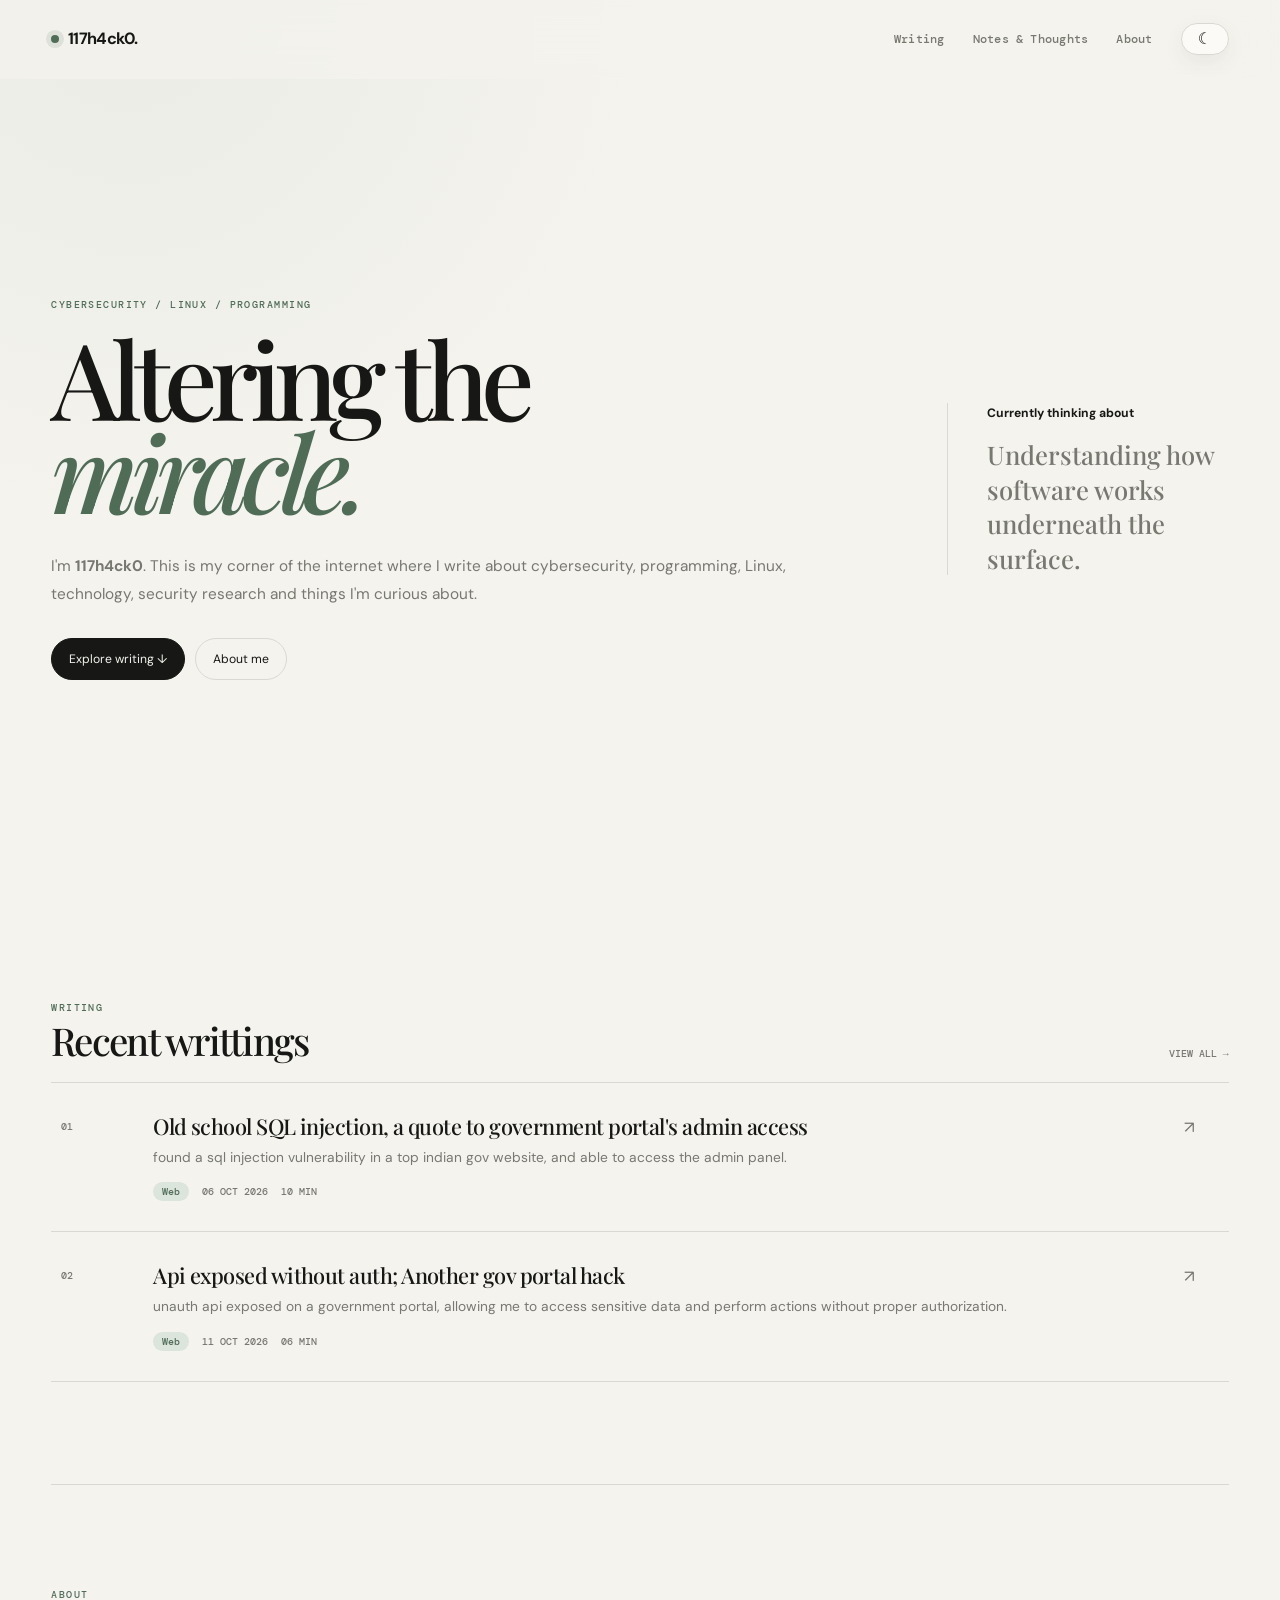
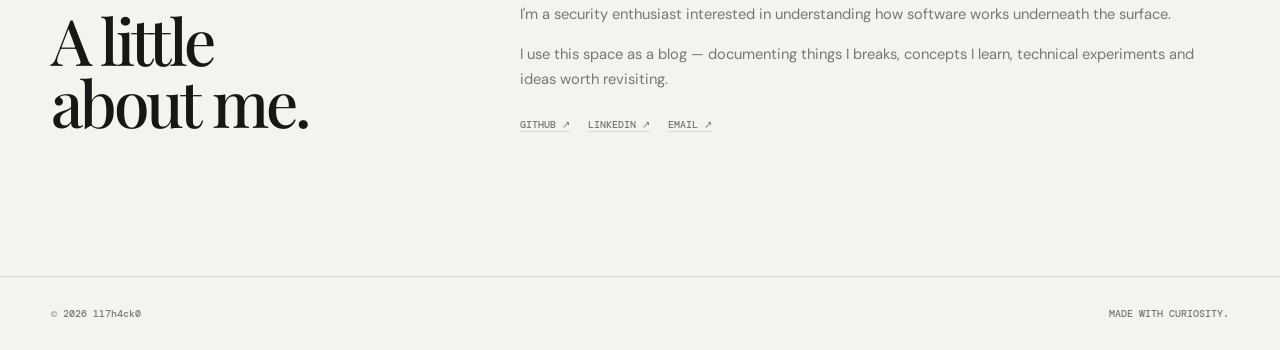
<file: index.html>
<!doctype html>
<html lang="en">
  <head>
    <meta charset="utf-8" />
    <meta name="viewport" content="width=device-width, initial-scale=1" />
    <meta
      name="description"
      content="LitHack — cybersecurity, Linux, programming and security research notes."
    />
    <title>LitHack — Cybersecurity Notes</title>
    <link rel="preconnect" href="https://fonts.googleapis.com" />
    <link rel="preconnect" href="https://fonts.gstatic.com" crossorigin />
    <link
      href="https://fonts.googleapis.com/css2?family=DM+Mono:wght@400;500&family=DM+Sans:wght@400;500;600;700&family=Playfair+Display:ital,wght@0,500;0,600;1,500;1,600&display=swap"
      rel="stylesheet"
    />
    <link rel="stylesheet" href="assets/css/style.css" />
    <link rel="icon" href="favicon.svg" type="image/svg+xml" />
  </head>

  <body>
    <div class="progress" id="progress"></div>

    <header id="header">
      <div class="wrap">
        <nav>
          <a class="logo" href="index.html"
            ><span class="dot"></span>117h4ck0.</a
          >
          <div class="links">
            <a href="blogs/index.html">Writing</a>
            <a href="notes/index.html">Notes & Thoughts</a>
            <a href="#about">About</a>
            <button
              class="theme"
              id="theme"
              aria-label="Switch to dark mode"
              title="Switch to dark mode"
            >
              <span class="theme-icon moon">☾</span>
              <span class="theme-icon sun">☼</span>
            </button>
          </div>
        </nav>
      </div>
    </header>

    <main>
      <div class="wrap">
        <section class="hero">
          <div>
            <div class="kicker">Cybersecurity / Linux / Programming</div>
            <h1>Altering the<br /><em>miracle.</em></h1>
            <p>
              I'm <strong>117h4ck0</strong>. This is my corner of the internet
              where I write about cybersecurity, programming, Linux, technology,
              security research and things I'm curious about.
            </p>

            <div class="pills">
              <a class="pill primary" href="blogs/index.html"
                >Explore writing ↓</a
              >
              <a class="pill" href="#about">About me</a>
            </div>
          </div>

          <aside class="note">
            <strong>Currently thinking about</strong>
            <p>Understanding how software works underneath the surface.</p>
          </aside>
        </section>

        <section id="writing">
          <div class="head">
            <div>
              <div class="label">Writing</div>
              <h2 class="title">Recent writtings</h2>
            </div>
            <a class="count link-count" href="blogs/index.html">VIEW ALL →</a>
          </div>

          <div class="post-list">
            <article class="post">
              <span class="num">01</span>
              <div>
                <h3>
                  <a href="blogs/sql_gov.html"
                    >Old school SQL injection, a quote to government portal's
                    admin access</a
                  >
                </h3>
                <p class="desc">
                  found a sql injection vulnerability in a top indian gov
                  website, and able to access the admin panel.
                </p>
                <div class="meta">
                  <span class="tag">Web</span><span>06 OCT 2026</span
                  ><span>10 MIN</span>
                </div>
              </div>
              <span class="arrow">↗</span>
            </article>
          </div>
          <div class="post-list">
            <article class="post">
              <span class="num">02</span>
              <div>
                <h3>
                  <a href="blogs/api.html"
                    >Api exposed without auth; Another gov portal hack</a
                  >
                </h3>
                <p class="desc">
                  unauth api exposed on a government portal, allowing me to access sensitive data and perform actions without proper authorization.
                </p>
                <div class="meta">
                  <span class="tag">Web</span><span>11 OCT 2026</span
                  ><span>06 MIN</span>
                </div>
              </div>
              <span class="arrow">↗</span>
            </article>
          </div>
        </section>

        <section class="about" id="about">
          <div>
            <div class="label">About</div>
            <h2>A little<br />about me.</h2>
          </div>

          <div>
            <p>
              I'm a security enthusiast interested in understanding how software
              works underneath the surface.
            </p>
            <p>
              I use this space as a blog — documenting things I breaks, concepts
              I learn, technical experiments and ideas worth revisiting.
            </p>

            <div class="socials">
              <a
                href="https://github.com/lithack0"
                target="_blank"
                rel="noopener"
                >GITHUB ↗</a
              >
              <a
                href="https://www.linkedin.com/in/vikas-verma-64153920b/"
                target="_blank"
                rel="noopener"
                >LINKEDIN ↗</a
              >
              <a href="mailto:lithack0@gmail.com">EMAIL ↗</a>
            </div>
          </div>
        </section>
      </div>
    </main>

    <footer>
      <div class="wrap foot">
        <span>© 2026 117h4ck0</span>
        <span>MADE WITH CURIOSITY.</span>
      </div>
    </footer>

    <script src="assets/js/main.js"></script>
  </body>
</html>
</file>
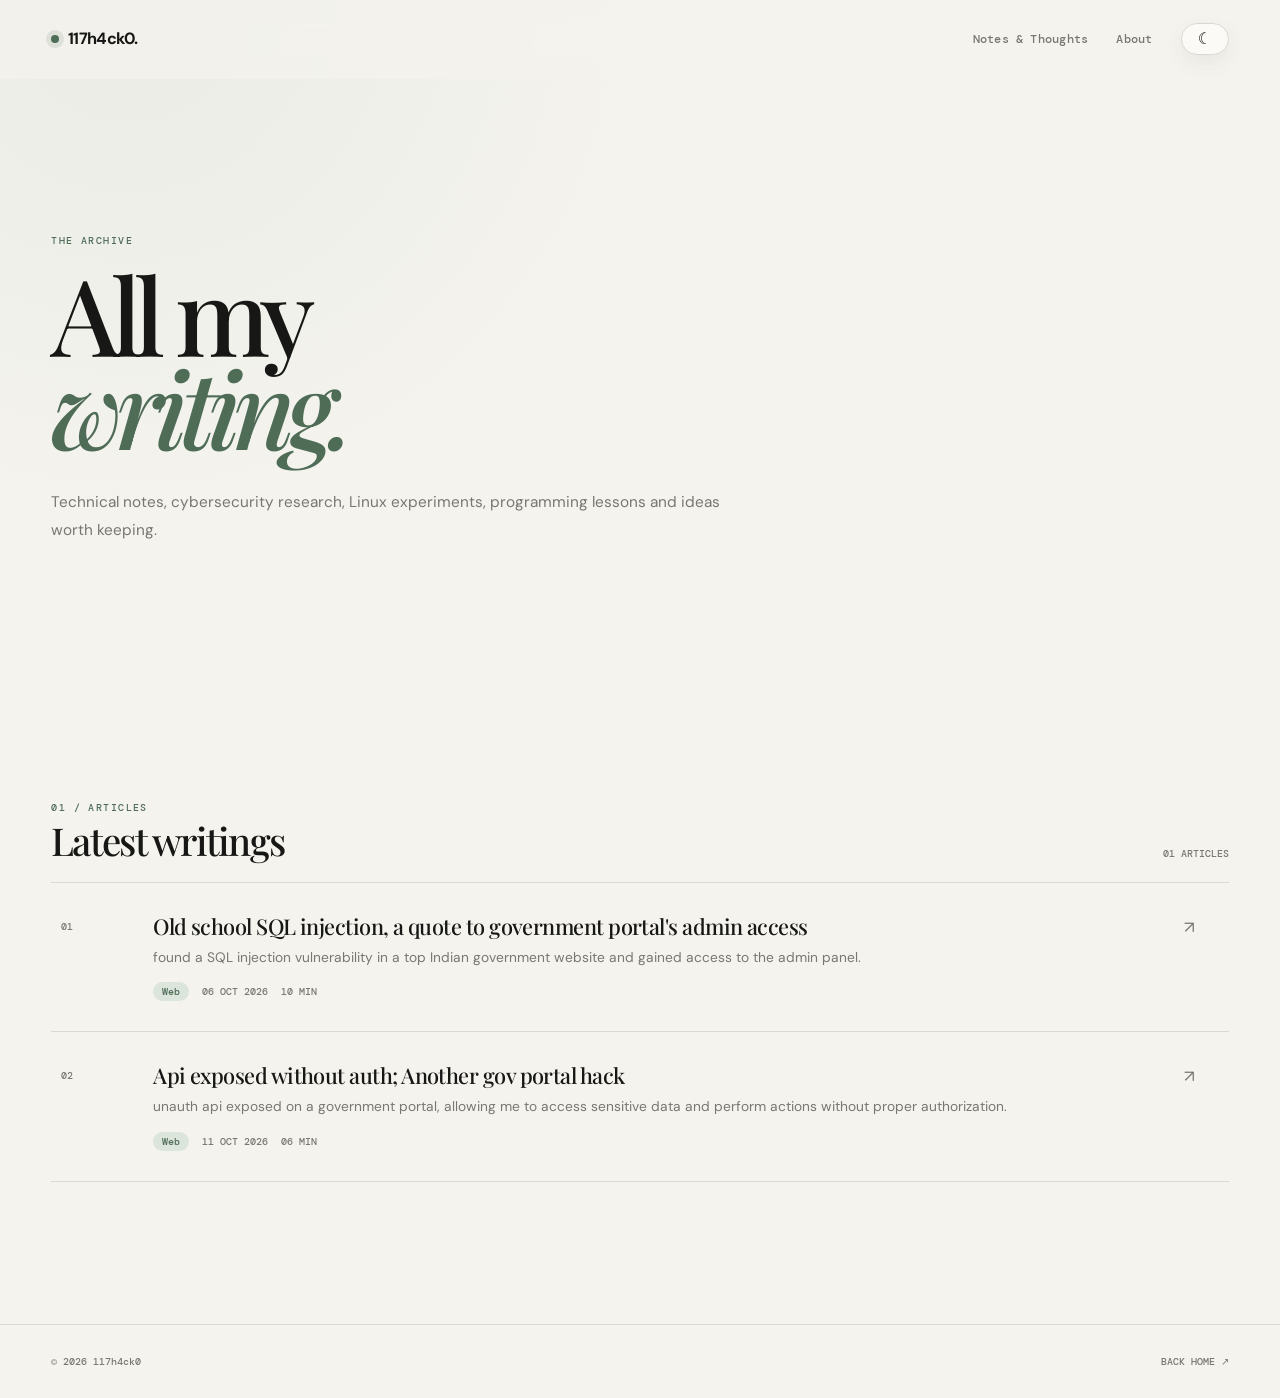
<file: blogs/index.html>
<!doctype html>
<html lang="en">
  <head>
    <meta charset="utf-8" />
    <meta name="viewport" content="width=device-width, initial-scale=1" />
    <meta
      name="description"
      content="All 117h4ck0 articles covering cybersecurity, Linux, programming and security research."
    />
    <title>Writing — 117h4ck0</title>
    <link rel="preconnect" href="https://fonts.googleapis.com" />
    <link rel="preconnect" href="https://fonts.gstatic.com" crossorigin />
    <link
      href="https://fonts.googleapis.com/css2?family=DM+Mono:wght@400;500&family=DM+Sans:wght@400;500;600;700&family=Playfair+Display:ital,wght@0,500;0,600;1,500;1,600&display=swap"
      rel="stylesheet"
    />
    <link rel="stylesheet" href="../assets/css/style.css" />
    <link rel="icon" href="../favicon.svg" type="image/svg+xml" />
  </head>

  <body>
    <div class="progress" id="progress"></div>

    <header id="header">
      <div class="wrap">
        <nav>
          <a class="logo" href="../index.html"
            ><span class="dot"></span>117h4ck0.</a
          >
          <div class="links">
            <a href="../notes/index.html">Notes & Thoughts</a>
            <a href="../index.html#about">About</a>
            <button
              class="theme"
              id="theme"
              aria-label="Switch to dark mode"
              title="Switch to dark mode"
            >
              <span class="theme-icon moon">☾</span>
              <span class="theme-icon sun">☼</span>
            </button>
          </div>
        </nav>
      </div>
    </header>

    <main>
      <div class="wrap">
        <section class="hero listing-hero">
          <div>
            <div class="kicker">The archive</div>
            <h1>All my<br /><em>writing.</em></h1>
            <p>
              Technical notes, cybersecurity research, Linux experiments,
              programming lessons and ideas worth keeping.
            </p>
          </div>
        </section>

        <section>
          <div class="head">
            <div>
              <div class="label">01 / Articles</div>
              <h2 class="title">Latest writings</h2>
            </div>
            <span class="count">01 ARTICLES</span>
          </div>

          <div class="post-list">
            <article class="post">
              <span class="num">01</span>
              <div>
                <h3>
                  <a href="sql_gov.html"
                    >Old school SQL injection, a quote to government portal's
                    admin access</a
                  >
                </h3>
                <p class="desc">
                  found a SQL injection vulnerability in a top Indian government
                  website and gained access to the admin panel.
                </p>
                <div class="meta">
                  <span class="tag">Web</span><span>06 OCT 2026</span
                  ><span>10 MIN</span>
                </div>
              </div>
              <span class="arrow">↗</span>
            </article>
          </div>
          <div class="post-list">
            <article class="post">
              <span class="num">02</span>
              <div>
                <h3>
                  <a href="api.html"
                    >Api exposed without auth; Another gov portal hack</a
                  >
                </h3>
                <p class="desc">
                  unauth api exposed on a government portal, allowing me to
                  access sensitive data and perform actions without proper
                  authorization.
                </p>
                <div class="meta">
                  <span class="tag">Web</span><span>11 OCT 2026</span
                  ><span>06 MIN</span>
                </div>
              </div>
              <span class="arrow">↗</span>
            </article>
          </div>
        </section>
      </div>
    </main>

    <footer>
      <div class="wrap foot">
        <span>© 2026 117h4ck0</span>
        <span><a href="../index.html">BACK HOME ↗</a></span>
      </div>
    </footer>

    <script src="../assets/js/main.js"></script>
  </body>
</html>
</file>
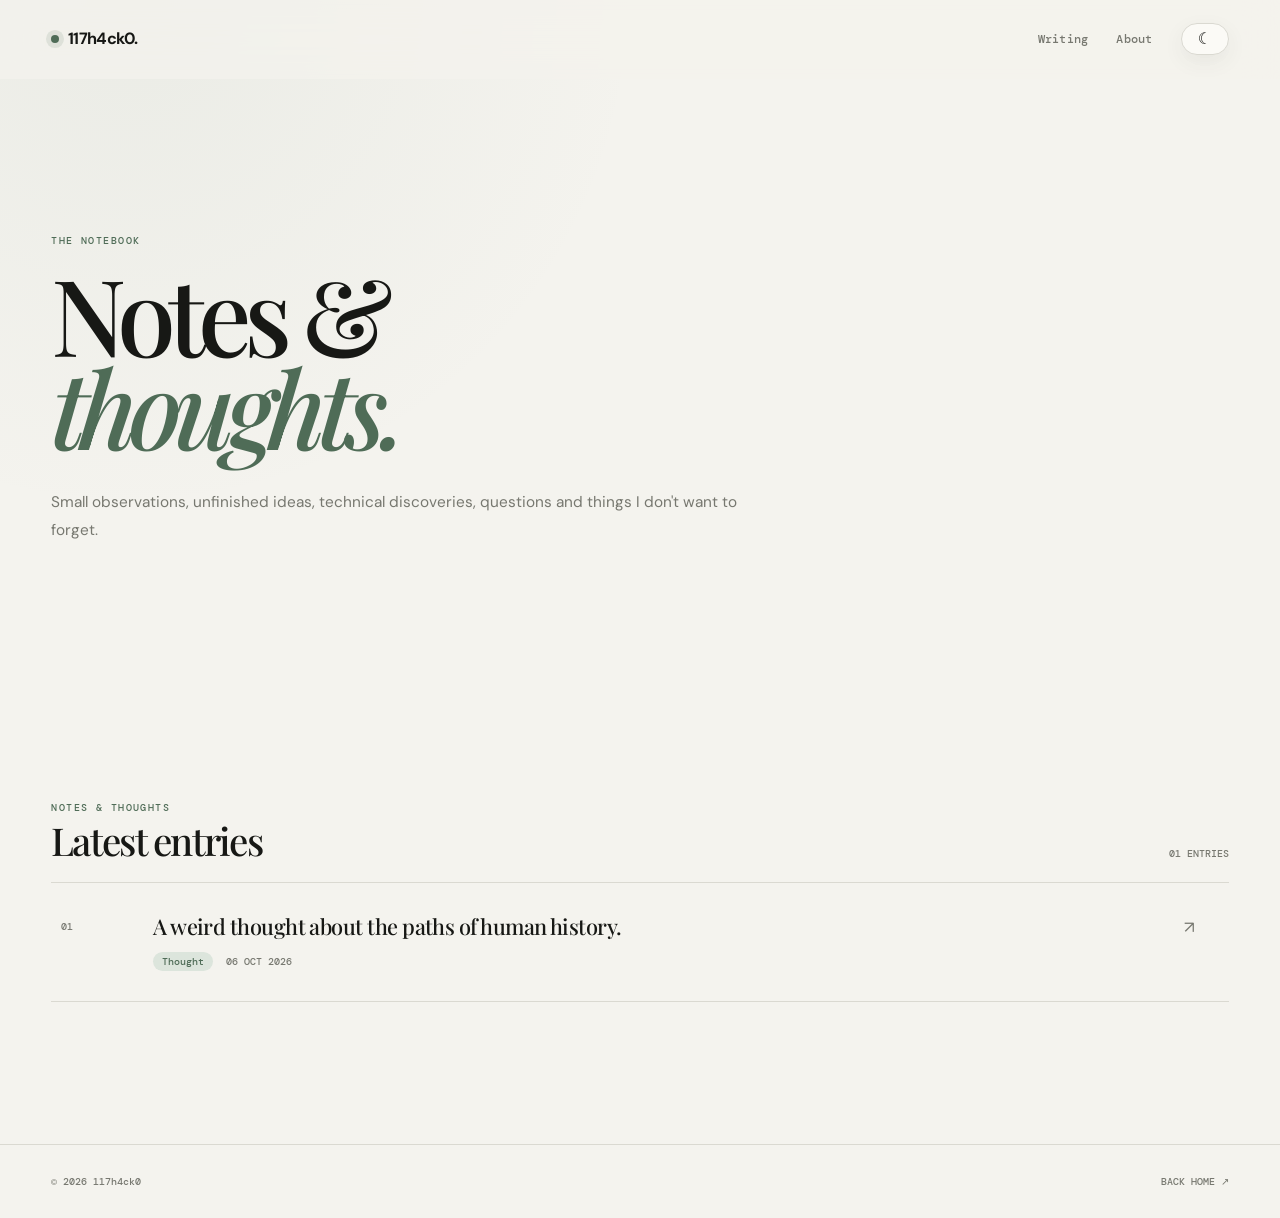
<file: notes/index.html>
<!doctype html>
<html lang="en">
  <head>
    <meta charset="utf-8" />
    <meta name="viewport" content="width=device-width, initial-scale=1" />

    <meta
      name="description"
      content="117h4ck0 — notes and thoughts about cybersecurity, Linux, programming, technology and ideas."
    />

    <title>Notes & Thoughts — 117h4ck0</title>

    <link rel="preconnect" href="https://fonts.googleapis.com" />
    <link rel="preconnect" href="https://fonts.gstatic.com" crossorigin />

    <link
      href="https://fonts.googleapis.com/css2?family=DM+Mono:wght@400;500&family=DM+Sans:wght@400;500;600;700&family=Playfair+Display:ital,wght@0,500;0,600;1,500;1,600&display=swap"
      rel="stylesheet"
    />

    <link rel="stylesheet" href="../assets/css/style.css" />
    <link rel="icon" href="../favicon.svg" type="image/svg+xml" />
  </head>

  <body>
    <div class="progress" id="progress"></div>

    <header id="header">
      <div class="wrap">
        <nav>
          <a class="logo" href="../index.html">
            <span class="dot"></span>117h4ck0.
          </a>

          <div class="links">
            <a href="../blogs/index.html"> Writing </a>

           

            <a href="../index.html#about"> About </a>

            <button
              class="theme"
              id="theme"
              aria-label="Switch to dark mode"
              title="Switch to dark mode"
            >
              <span class="theme-icon moon">☾</span>
              <span class="theme-icon sun">☼</span>
            </button>
          </div>
        </nav>
      </div>
    </header>

    <main>
      <div class="wrap">
        <!-- HERO -->

        <section class="hero listing-hero">
          <div>
            <div class="kicker">The notebook</div>

            <h1>
              Notes &<br />
              <em>thoughts.</em>
            </h1>

            <p>
              Small observations, unfinished ideas, technical discoveries,
              questions and things I don't want to forget.
            </p>
          </div>
        </section>

        <!-- NOTES & THOUGHTS -->

        <section>
          <div class="head">
            <div>
              <div class="label"> Notes & Thoughts</div>

              <h2 class="title">Latest entries</h2>
            </div>

            <span class="count"> 01 ENTRIES </span>
          </div>

          <div class="post-list">
            <!-- ENTRY 01 -->

            <article class="post">
              <span class="num"> 01 </span>

              <div>
                <h3>
                  <a href="random.html">
                    A weird thought about the paths of human history.
                  </a>
                </h3>

                

                <div class="meta">
                  <span class="tag"> Thought </span>

                  <span> 06 OCT 2026 </span>
                </div>
              </div>

              <span class="arrow"> ↗ </span>
            </article>

            

           
          </div>
        </section>
      </div>
    </main>

    <footer>
      <div class="wrap foot">
        <span> © 2026 117h4ck0 </span>

        <span>
          <a href="../index.html"> BACK HOME ↗ </a>
        </span>
      </div>
    </footer>

    <script src="../assets/js/main.js"></script>
  </body>
</html>
</file>
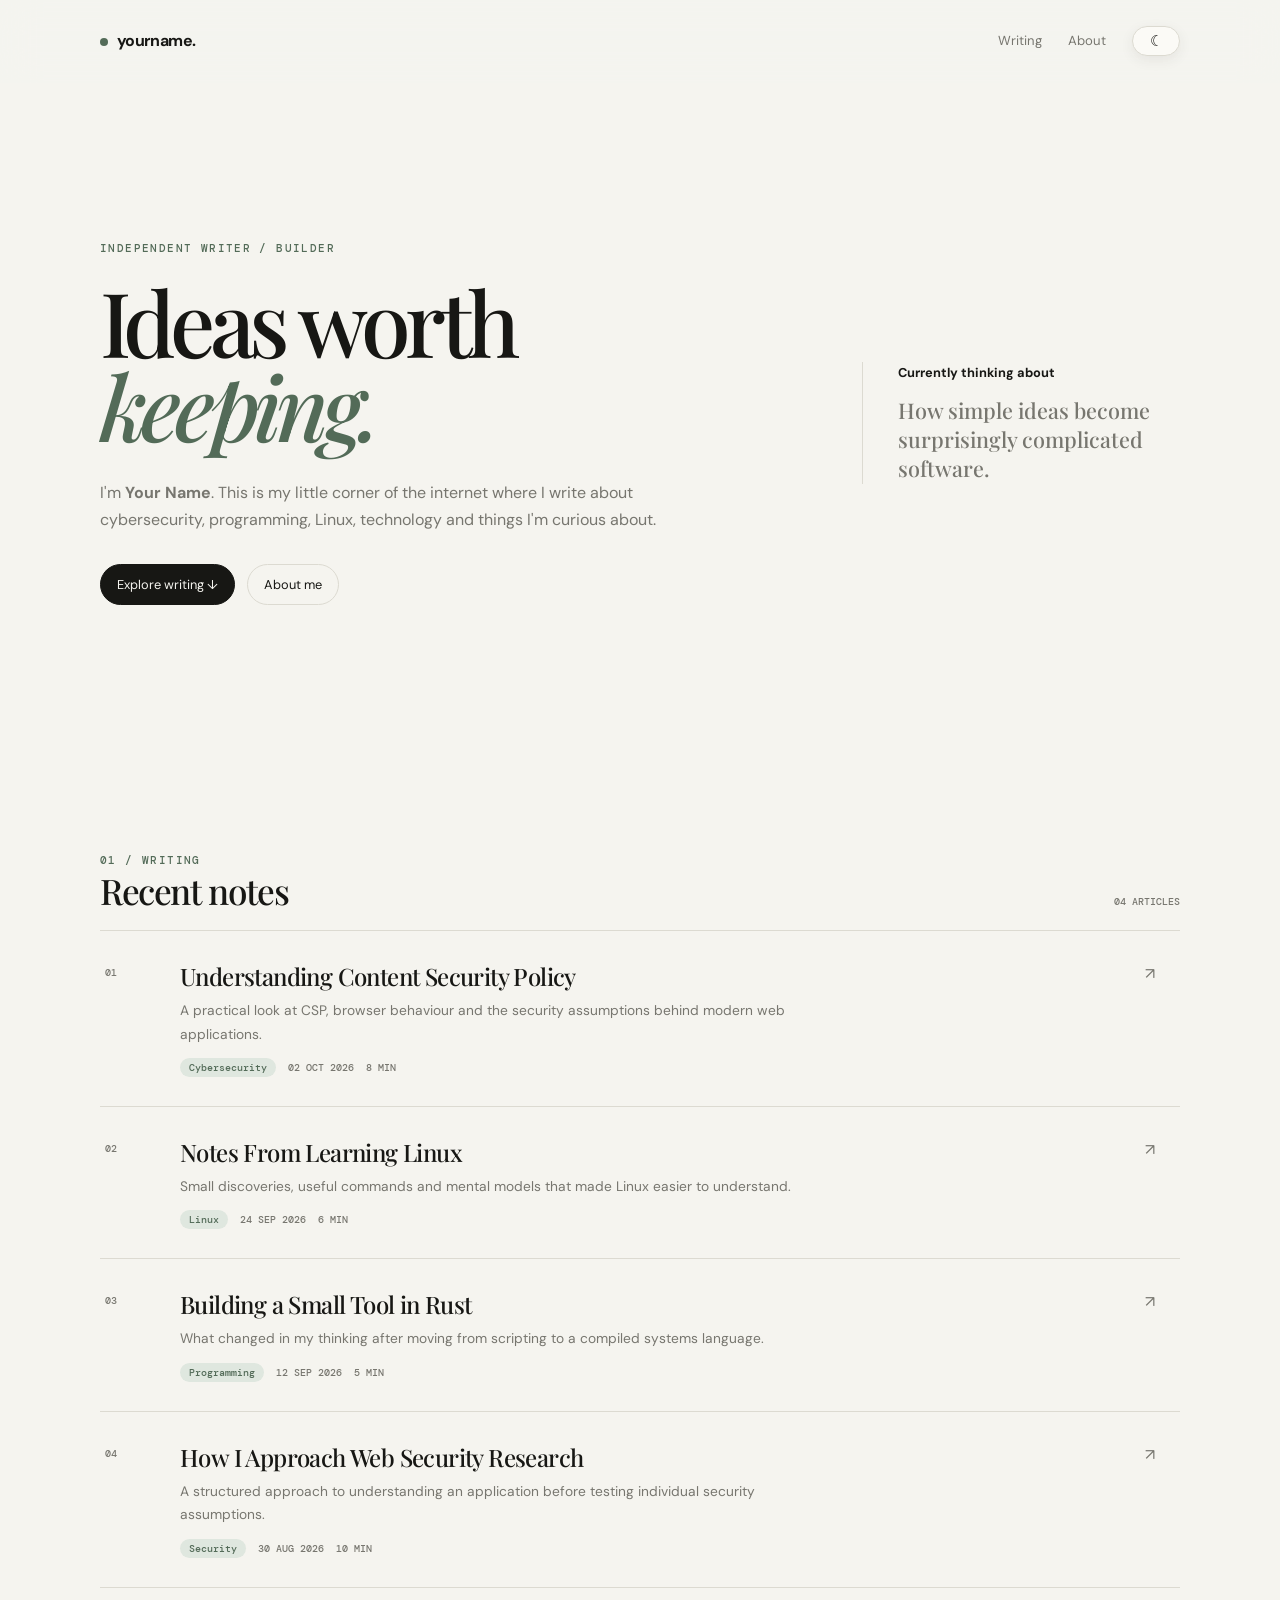
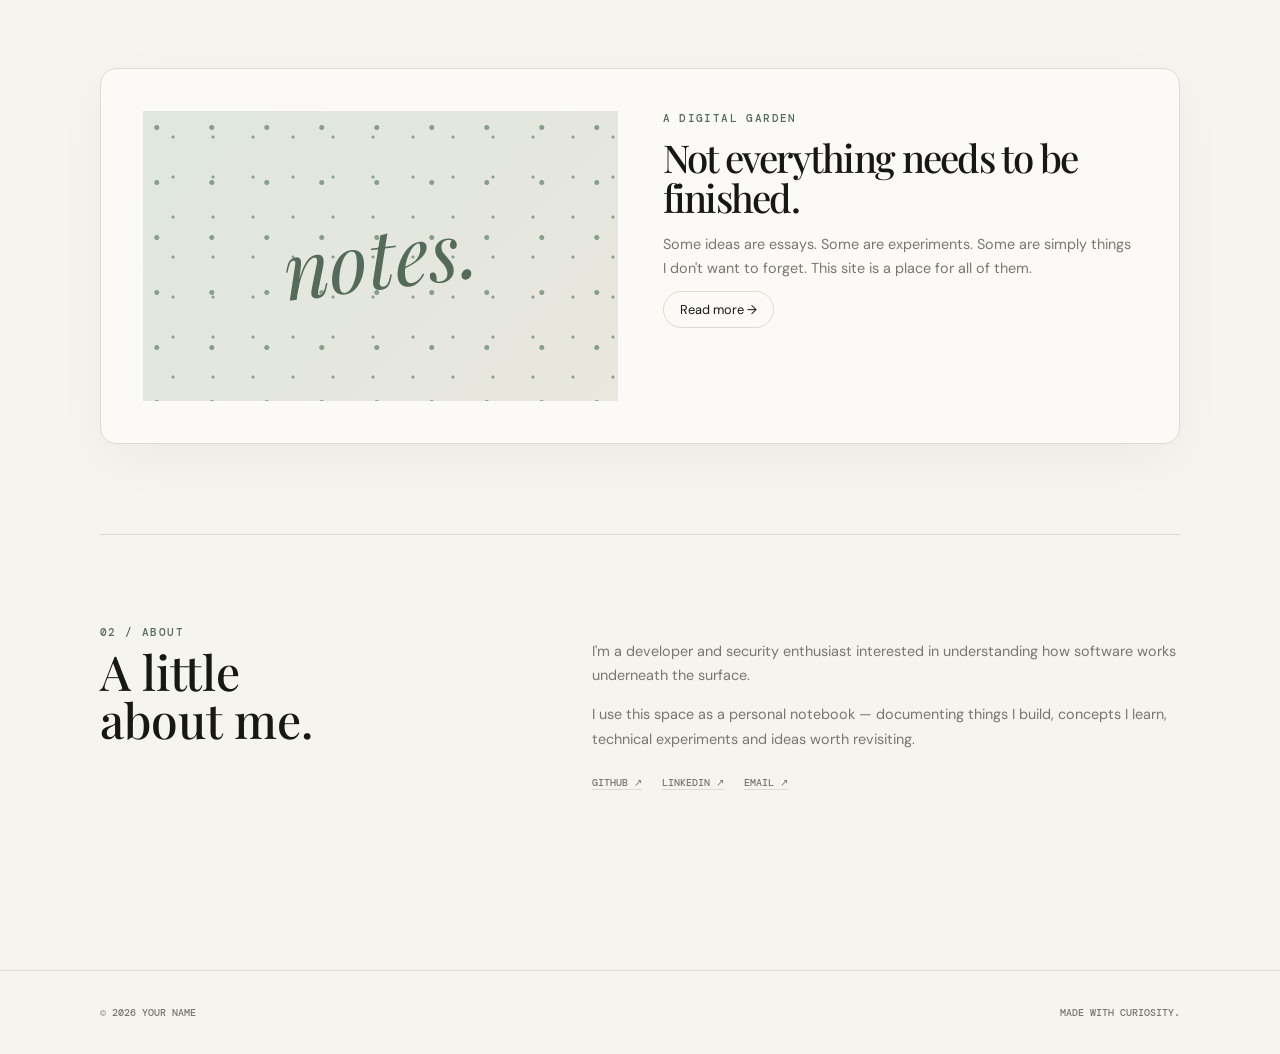
<file: index..html>
<!doctype html>
<html lang="en">
<head>
<meta charset="utf-8">
<meta name="viewport" content="width=device-width,initial-scale=1">
<title>Your Name — Notes</title>
<link rel="preconnect" href="https://fonts.googleapis.com">
<link rel="preconnect" href="https://fonts.gstatic.com" crossorigin>
<link href="https://fonts.googleapis.com/css2?family=DM+Mono:wght@400;500&family=DM+Sans:wght@400;500;600;700&family=Playfair+Display:ital,wght@0,500;0,600;1,500;1,600&display=swap" rel="stylesheet">
<style>
:root{--bg:#f5f4ef;--paper:#fbfaf6;--ink:#171714;--muted:#77766f;--line:#dcdad1;--soft:#e9e7de;--accent:#536b58;--accentSoft:#dfe7df;--sans:"DM Sans",sans-serif;--serif:"Playfair Display",serif;--mono:"DM Mono",monospace;--max:1080px}
*{box-sizing:border-box}html{scroll-behavior:smooth}body{margin:0;background:var(--bg);color:var(--ink);font-family:var(--sans);line-height:1.7}body.dark{--bg:#101210;--paper:#151715;--ink:#eeeeea;--muted:#969890;--line:#30332f;--soft:#232621;--accent:#abc2ad;--accentSoft:#1e2920}a{color:inherit;text-decoration:none}button{font:inherit}.wrap{width:min(calc(100% - 48px),var(--max));margin:auto}
header{position:sticky;top:0;z-index:20;background:color-mix(in srgb,var(--bg) 82%,transparent);backdrop-filter:blur(18px);border-bottom:1px solid transparent}header.scrolled{border-color:var(--line)}nav{height:82px;display:flex;align-items:center;justify-content:space-between}.logo{font-weight:700;letter-spacing:-.04em}.dot{display:inline-block;width:8px;height:8px;border-radius:50%;background:var(--accent);margin-right:9px}.links{display:flex;gap:26px;align-items:center}.links a,.theme{font-size:.82rem;color:var(--muted)}.links a:hover{color:var(--ink)}
.theme{position:relative;width:48px;height:30px;padding:0;border:1px solid var(--line);border-radius:999px;background:var(--paper);color:var(--ink);cursor:pointer;display:inline-flex;align-items:center;justify-content:center;box-shadow:0 4px 14px rgba(0,0,0,.07);transition:transform .2s ease,border-color .2s ease,background .2s ease,box-shadow .2s ease}
.theme:hover{transform:translateY(-1px);border-color:var(--accent);box-shadow:0 6px 18px rgba(0,0,0,.11)}
.theme:active{transform:scale(.96)}
.theme .theme-icon{font-size:15px;line-height:1;transition:transform .3s ease,opacity .2s ease}
.theme .sun{display:none}.theme .moon{display:block}
body.dark .theme .moon{display:none}body.dark .theme .sun{display:block}
@media(max-width:760px){.theme{width:46px;height:30px}}
.hero{min-height:680px;display:grid;grid-template-columns:1.5fr .7fr;align-items:center;gap:80px;padding:80px 0}.kicker,.label{font:500 .67rem var(--mono);letter-spacing:.13em;text-transform:uppercase;color:var(--accent)}.hero h1{font:500 clamp(3.5rem,7vw,7rem)/.94 var(--serif);letter-spacing:-.065em;margin:24px 0 0}.hero h1 em{color:var(--accent)}.hero p{max-width:620px;color:var(--muted);margin:32px 0 0;font-size:1rem}.pills{display:flex;gap:12px;margin-top:30px}.pill{border:1px solid var(--line);border-radius:999px;padding:9px 16px;font-size:.8rem;transition:.2s}.pill:hover{transform:translateY(-2px);border-color:var(--ink)}.pill.primary{background:var(--ink);color:var(--bg);border-color:var(--ink)}.note{border-left:1px solid var(--line);padding-left:35px;color:var(--muted)}.note strong{display:block;color:var(--ink);font-size:.8rem;margin-bottom:12px}.note p{font:500 1.35rem/1.35 var(--serif);margin:0}
section{padding:90px 0}.head{display:flex;justify-content:space-between;align-items:end;padding-bottom:22px;border-bottom:1px solid var(--line)}.title{font:500 2.2rem/1 var(--serif);letter-spacing:-.04em;margin:6px 0 0}.count{font:500 .65rem var(--mono);color:var(--muted)}
.post{display:grid;position:relative;grid-template-columns:55px 1fr 30px;gap:20px;padding:29px 5px;border-bottom:1px solid var(--line);transition:.2s}.post:hover{background:color-mix(in srgb,var(--soft) 72%,transparent);padding-left:17px;padding-right:17px}.num,.meta{font:500 .63rem var(--mono);color:var(--muted)}.num{padding-top:6px}.post h3{font:500 1.5rem var(--serif);letter-spacing:-.025em;margin:0 0 7px}.desc{color:var(--muted);font-size:.86rem;margin:0;max-width:650px}.meta{display:flex;gap:12px;align-items:center;margin-top:12px}.tag{color:var(--accent);background:var(--accentSoft);border-radius:99px;padding:3px 9px}.arrow{color:var(--muted);transition:.2s}.post:hover .arrow{transform:translate(3px,-3px);color:var(--ink)}
.feature{margin-top:80px;border-radius:16px;box-shadow:0 16px 50px rgba(0,0,0,.04);padding:42px;background:var(--paper);border:1px solid var(--line);display:grid;grid-template-columns:1fr 1fr;gap:45px}.visual{min-height:290px;display:flex;align-items:center;justify-content:center;background:radial-gradient(circle at 25% 30%,#879f8c 0 2px,transparent 3px),radial-gradient(circle at 75% 65%,#879f8c 0 1px,transparent 2px),linear-gradient(135deg,var(--accentSoft),var(--soft));background-size:55px 55px,40px 40px,100% 100%}.visual span{font:italic 5rem var(--serif);color:var(--accent);transform:rotate(-7deg)}.feature h2{font:500 2.4rem/1.05 var(--serif);letter-spacing:-.045em;margin:12px 0}.feature p,.about p{color:var(--muted);font-size:.9rem}
.about{display:grid;grid-template-columns:.8fr 1.2fr;gap:100px;border-top:1px solid var(--line);padding-top:90px}.about h2{font:500 3rem/1 var(--serif);margin:8px 0}.socials{display:flex;gap:20px;margin-top:25px}.socials a{font:500 .65rem var(--mono);color:var(--muted);border-bottom:1px solid var(--line)}.socials a:hover{color:var(--ink);border-color:var(--ink)}
footer{margin-top:90px;border-top:1px solid var(--line);padding:35px 0}.foot{display:flex;justify-content:space-between;color:var(--muted);font:500 .62rem var(--mono)}
.reader{display:none;position:fixed;inset:0;z-index:100;background:var(--bg);overflow-y:auto}.reader.open{display:block}.readerNav{position:sticky;top:0;height:76px;border-bottom:1px solid var(--line);background:color-mix(in srgb,var(--bg) 90%,transparent);backdrop-filter:blur(18px)}.readerNav .wrap{height:100%;display:flex;align-items:center;justify-content:space-between}.back{border:0;background:none;color:var(--muted);cursor:pointer;font:500 .7rem var(--mono)}.article{width:min(calc(100% - 48px),760px);margin:auto;padding:100px 0}.article h1{font:500 clamp(3rem,6vw,5rem)/.98 var(--serif);letter-spacing:-.06em;margin:16px 0}.sub{color:var(--muted);max-width:650px}.body{margin-top:65px}.body h2{font:500 1.8rem var(--serif);margin-top:55px}.body p,.body li{color:#5e5e58;font-size:.96rem}body.dark .body p,body.dark .body li{color:#b8bab4}pre{background:#171917;color:#dce6de;border-radius:8px;padding:22px;overflow:auto;font:400 .75rem/1.7 var(--mono)}.progress{position:fixed;top:0;left:0;z-index:200;width:0;height:2px;background:var(--accent)}
@media(max-width:760px){.wrap{width:min(calc(100% - 30px),var(--max))}.links{gap:16px}.links a:nth-child(2){display:none}.hero{min-height:auto;grid-template-columns:1fr;gap:50px;padding:85px 0 70px}.hero h1{font-size:clamp(3.2rem,17vw,5rem)}.note{border-left:0;border-top:1px solid var(--line);padding:25px 0 0}section{padding:65px 0}.post{grid-template-columns:30px 1fr 15px;gap:10px}.post h3{font-size:1.25rem}.feature{grid-template-columns:1fr;padding:20px;gap:25px}.visual{min-height:220px}.about{grid-template-columns:1fr;gap:30px;padding-top:65px}.foot{flex-direction:column;gap:10px}}
</style>
</head>
<body>
<div class="progress" id="progress"></div>
<header id="header"><div class="wrap"><nav><a class="logo" href="#"><span class="dot"></span>yourname.</a><div class="links"><a href="#writing">Writing</a><a href="#about">About</a><button class="theme" id="theme" aria-label="Switch to dark mode" title="Switch to dark mode"><span class="theme-icon moon">☾</span><span class="theme-icon sun">☼</span></button></div></nav></div></header>

<main><div class="wrap">
<section class="hero">
<div><div class="kicker">Independent writer / builder</div><h1>Ideas worth<br><em>keeping.</em></h1><p>I'm <strong>Your Name</strong>. This is my little corner of the internet where I write about cybersecurity, programming, Linux, technology and things I'm curious about.</p><div class="pills"><a class="pill primary" href="#writing">Explore writing ↓</a><a class="pill" href="#about">About me</a></div></div>
<aside class="note"><strong>Currently thinking about</strong><p>How simple ideas become surprisingly complicated software.</p></aside>
</section>

<section id="writing"><div class="head"><div><div class="label">01 / Writing</div><h2 class="title">Recent notes</h2></div><span class="count">04 ARTICLES</span></div><div>
<article class="post"><span class="num">01</span><div><h3><a href="#" onclick="openArticle('csp')">Understanding Content Security Policy</a></h3><p class="desc">A practical look at CSP, browser behaviour and the security assumptions behind modern web applications.</p><div class="meta"><span class="tag">Cybersecurity</span><span>02 OCT 2026</span><span>8 MIN</span></div></div><span class="arrow">↗</span></article>
<article class="post"><span class="num">02</span><div><h3><a href="#" onclick="openArticle('linux')">Notes From Learning Linux</a></h3><p class="desc">Small discoveries, useful commands and mental models that made Linux easier to understand.</p><div class="meta"><span class="tag">Linux</span><span>24 SEP 2026</span><span>6 MIN</span></div></div><span class="arrow">↗</span></article>
<article class="post"><span class="num">03</span><div><h3><a href="#" onclick="openArticle('rust')">Building a Small Tool in Rust</a></h3><p class="desc">What changed in my thinking after moving from scripting to a compiled systems language.</p><div class="meta"><span class="tag">Programming</span><span>12 SEP 2026</span><span>5 MIN</span></div></div><span class="arrow">↗</span></article>
<article class="post"><span class="num">04</span><div><h3><a href="#" onclick="openArticle('research')">How I Approach Web Security Research</a></h3><p class="desc">A structured approach to understanding an application before testing individual security assumptions.</p><div class="meta"><span class="tag">Security</span><span>30 AUG 2026</span><span>10 MIN</span></div></div><span class="arrow">↗</span></article>
</div>
<div class="feature"><div class="visual"><span>notes.</span></div><div><div class="label">A digital garden</div><h2>Not everything needs to be finished.</h2><p>Some ideas are essays. Some are experiments. Some are simply things I don't want to forget. This site is a place for all of them.</p><a class="pill" href="#about">Read more →</a></div></div>
</section>

<section class="about" id="about"><div><div class="label">02 / About</div><h2>A little<br>about me.</h2></div><div><p>I'm a developer and security enthusiast interested in understanding how software works underneath the surface.</p><p>I use this space as a personal notebook — documenting things I build, concepts I learn, technical experiments and ideas worth revisiting.</p><div class="socials"><a href="https://github.com/" target="_blank">GITHUB ↗</a><a href="https://linkedin.com/" target="_blank">LINKEDIN ↗</a><a href="mailto:hello@example.com">EMAIL ↗</a></div></div></section>
</div></main>

<footer><div class="wrap foot"><span>© 2026 YOUR NAME</span><span>MADE WITH CURIOSITY.</span></div></footer>

<div class="reader" id="reader"><div class="readerNav"><div class="wrap"><button class="back" onclick="closeReader()">← BACK TO WRITING</button><span class="label" id="cat"></span></div></div><article class="article"><div class="kicker" id="meta"></div><h1 id="articleTitle"></h1><p class="sub" id="subtitle"></p><div class="body" id="body"></div></article></div>

<script>
const data={
csp:{m:"CYBERSECURITY · 02 OCT 2026 · 8 MIN READ",t:"Understanding Content Security Policy",s:"A practical look at CSP, browser behaviour and the security assumptions behind modern web applications.",b:`<p>Content Security Policy is one of the browser's mechanisms for controlling which resources a page is allowed to load or execute.</p><h2>Why CSP matters</h2><p>A well-designed policy can reduce the impact of certain cross-site scripting scenarios by restricting where executable content may originate.</p><h2>Think in directives</h2><p>Rather than treating CSP as one large rule, think about it as a collection of resource-specific policies.</p><pre><code>Content-Security-Policy:
default-src 'self';
script-src 'self';
img-src 'self' https://images.example.com;</code></pre><h2>Final thought</h2><p>The best CSP is one that reflects the application's real resource requirements instead of being copied blindly from a generic configuration.</p>`},
linux:{m:"LINUX · 24 SEP 2026 · 6 MIN READ",t:"Notes From Learning Linux",s:"Small discoveries, useful commands and mental models that made Linux easier to understand.",b:`<p>Linux became much easier once I stopped memorising commands and started understanding what the operating system was actually doing.</p><h2>The filesystem is a concept</h2><p>Directories such as <code>/etc</code>, <code>/var</code>, <code>/usr</code> and <code>/proc</code> have different purposes. Understanding those purposes is more useful than memorising their names.</p><h2>A useful habit</h2><p>When something behaves unexpectedly, inspect the manual page, check the exit status and look at the relevant logs.</p><pre><code>$ command --help
$ man command
$ echo $?
$ journalctl</code></pre>`},
rust:{m:"PROGRAMMING · 12 SEP 2026 · 5 MIN READ",t:"Building a Small Tool in Rust",s:"What changed in my thinking after moving from scripting to a compiled systems language.",b:`<p>Rust feels different from scripting languages because it forces you to think about ownership, types and memory much earlier.</p><h2>Start small</h2><p>The best way I found to learn was to build a tiny command-line utility instead of trying to understand the entire language first.</p><pre><code>fn main() {
    println!("Hello from Rust");
}</code></pre><h2>The compiler teaches you</h2><p>Rust's compiler messages often explain the underlying concept. Reading them carefully becomes part of the learning process.</p>`},
research:{m:"SECURITY · 30 AUG 2026 · 10 MIN READ",t:"How I Approach Web Security Research",s:"A structured approach to understanding an application before testing individual security assumptions.",b:`<p>Good security research starts with understanding the application's architecture, trust boundaries and intended workflows.</p><h2>Map before testing</h2><p>Identify authentication flows, roles, APIs, input points and sensitive operations before focusing on individual findings.</p><h2>Keep notes</h2><p>Recording observations makes it easier to reproduce behaviour, discover relationships between components and write a useful final report.</p><h2>Responsible research</h2><p>Only test systems where you have explicit authorization. Clear scope keeps research useful and prevents unintended impact.</p>`}
};
const reader=document.getElementById("reader");
function openArticle(id){event.preventDefault();let a=data[id];document.getElementById("meta").textContent=a.m;document.getElementById("cat").textContent=a.m.split(" · ")[0];document.getElementById("articleTitle").textContent=a.t;document.getElementById("subtitle").textContent=a.s;document.getElementById("body").innerHTML=a.b;reader.classList.add("open");document.body.style.overflow="hidden";reader.scrollTop=0}
function closeReader(){reader.classList.remove("open");document.body.style.overflow="";document.getElementById("progress").style.width="0"}
reader.addEventListener("scroll",()=>{let x=reader.scrollHeight-reader.clientHeight;document.getElementById("progress").style.width=(x?reader.scrollTop/x*100:0)+"%"});
document.addEventListener("keydown",e=>{if(e.key==="Escape")closeReader()});
const theme=document.getElementById("theme");
function updateThemeButton(){const dark=document.body.classList.contains("dark");theme.setAttribute("aria-label",dark?"Switch to light mode":"Switch to dark mode");theme.setAttribute("title",dark?"Switch to light mode":"Switch to dark mode")}
if(localStorage.theme==="dark")document.body.classList.add("dark");updateThemeButton();
theme.onclick=()=>{document.body.classList.toggle("dark");localStorage.theme=document.body.classList.contains("dark")?"dark":"light";updateThemeButton()};
addEventListener("scroll",()=>document.getElementById("header").classList.toggle("scrolled",scrollY>10));
</script>
</body>
</html>
</file>
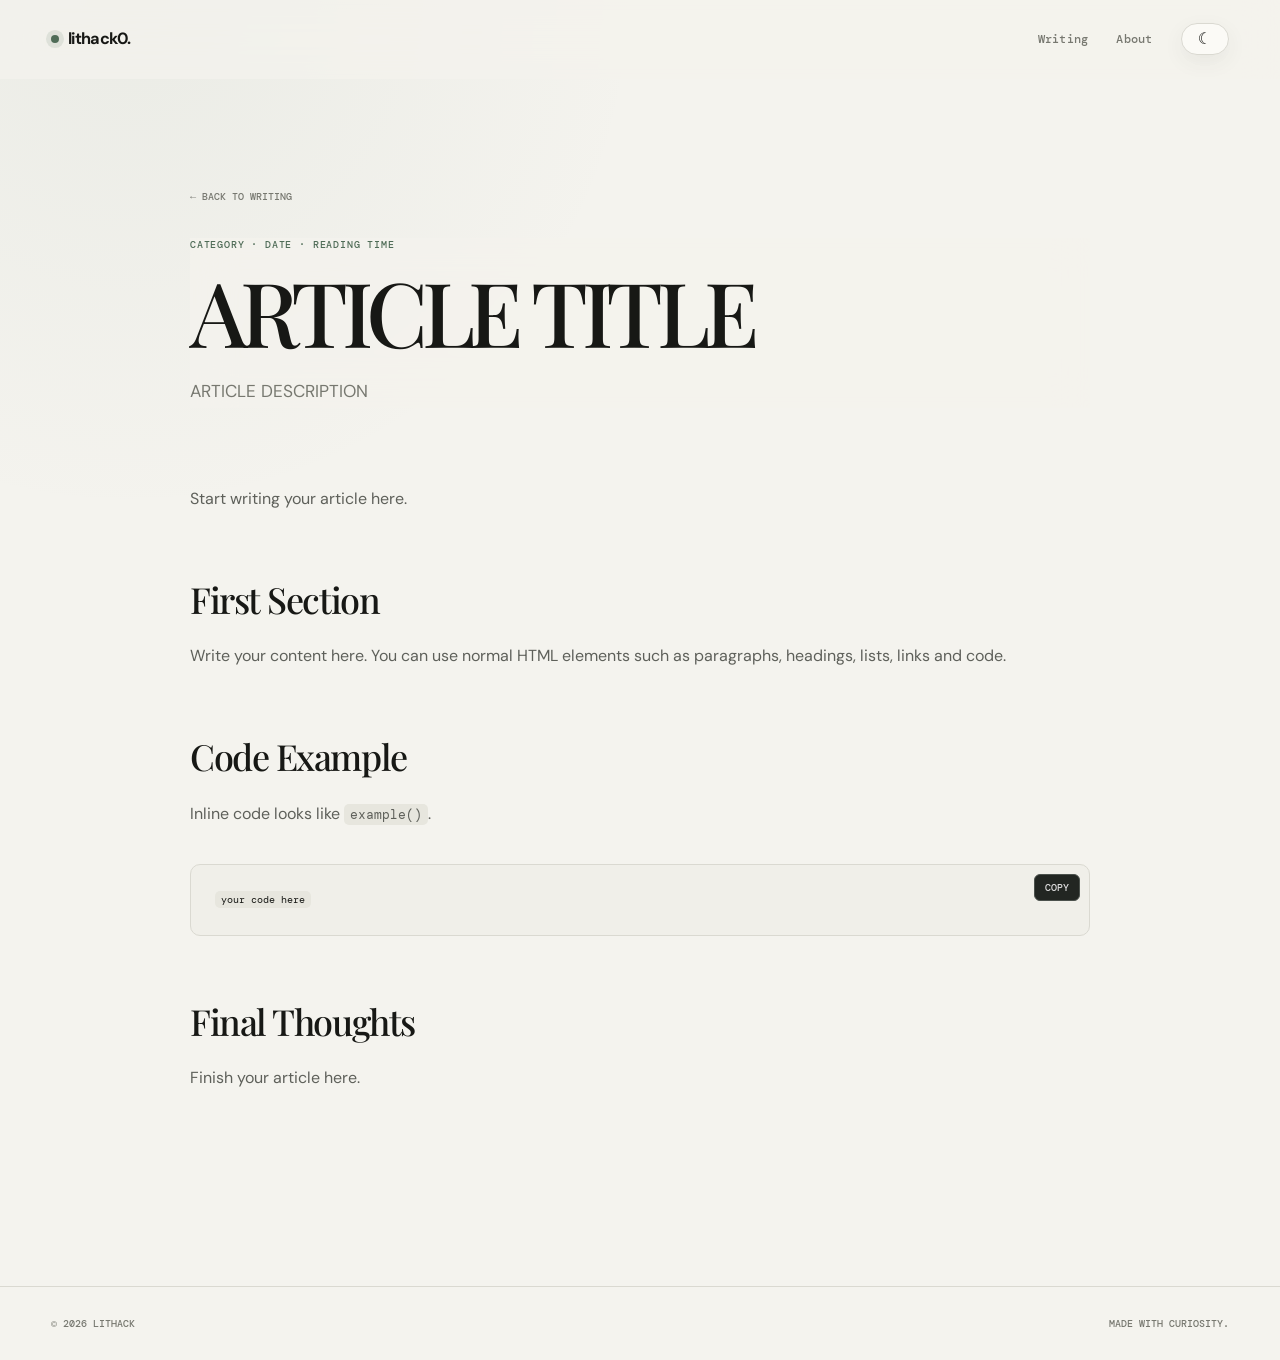
<file: blogs/_template.html>
<!doctype html>
<html lang="en">
<head>
<meta charset="utf-8">
<meta name="viewport" content="width=device-width, initial-scale=1">
<meta name="description" content="ARTICLE DESCRIPTION">
<meta name="author" content="LitHack">
<title>ARTICLE TITLE — LitHack</title>

<link rel="preconnect" href="https://fonts.googleapis.com">
<link rel="preconnect" href="https://fonts.gstatic.com" crossorigin>
<link href="https://fonts.googleapis.com/css2?family=DM+Mono:wght@400;500&family=DM+Sans:wght@400;500;600;700&family=Playfair+Display:ital,wght@0,500;0,600;1,500&display=swap" rel="stylesheet">

<link rel="stylesheet" href="../assets/css/style.css">
<link rel="stylesheet" href="../assets/css/article.css">
<link rel="icon" href="../favicon.svg" type="image/svg+xml">
</head>

<body>
<div class="progress" id="progress"></div>

<header id="header">
  <div class="wrap">
    <nav>
      <a class="logo" href="../index.html"><span class="dot"></span>lithack0.</a>
      <div class="links">
        <a href="index.html">Writing</a>
        <a href="../index.html#about">About</a>
        <button class="theme" id="theme" aria-label="Switch to dark mode" title="Switch to dark mode">
          <span class="theme-icon moon">☾</span>
          <span class="theme-icon sun">☼</span>
        </button>
      </div>
    </nav>
  </div>
</header>

<main class="article-page">
  <div class="article-container">

    <a class="back-link" href="index.html">← BACK TO WRITING</a>

    <header class="article-header">
      <div class="article-meta">CATEGORY · DATE · READING TIME</div>

      <h1>ARTICLE TITLE</h1>

      <p class="article-subtitle">
        ARTICLE DESCRIPTION
      </p>
    </header>

    <!-- OPTIONAL COVER IMAGE
    <figure class="article-cover">
      <img src="../assets/images/YOUR-FOLDER/cover.webp" alt="Description">
    </figure>
    -->

    <article class="article-content">

      <p>
        Start writing your article here.
      </p>

      <h2>First Section</h2>

      <p>
        Write your content here. You can use normal HTML elements
        such as paragraphs, headings, lists, links and code.
      </p>

      <h2>Code Example</h2>

      <p>
        Inline code looks like <code>example()</code>.
      </p>

      <div class="code-block">
        <button class="copy-code" type="button">COPY</button>
        <pre><code>your code here</code></pre>
      </div>

      <h2>Final Thoughts</h2>

      <p>
        Finish your article here.
      </p>

    </article>

    <!-- OPTIONAL: update these links for each article
    <nav class="article-nav">
      <a href="previous.html">
        <span class="article-nav-label">← PREVIOUS</span>
        <span class="article-nav-title">Previous Article</span>
      </a>

      <a href="next.html" class="next">
        <span class="article-nav-label">NEXT →</span>
        <span class="article-nav-title">Next Article</span>
      </a>
    </nav>
    -->

  </div>
</main>

<footer>
  <div class="wrap foot">
    <span>© 2026 LITHACK</span>
    <span>MADE WITH CURIOSITY.</span>
  </div>
</footer>

<script src="../assets/js/main.js"></script>
<script src="../assets/js/article.js"></script>
</body>
</html>
</file>
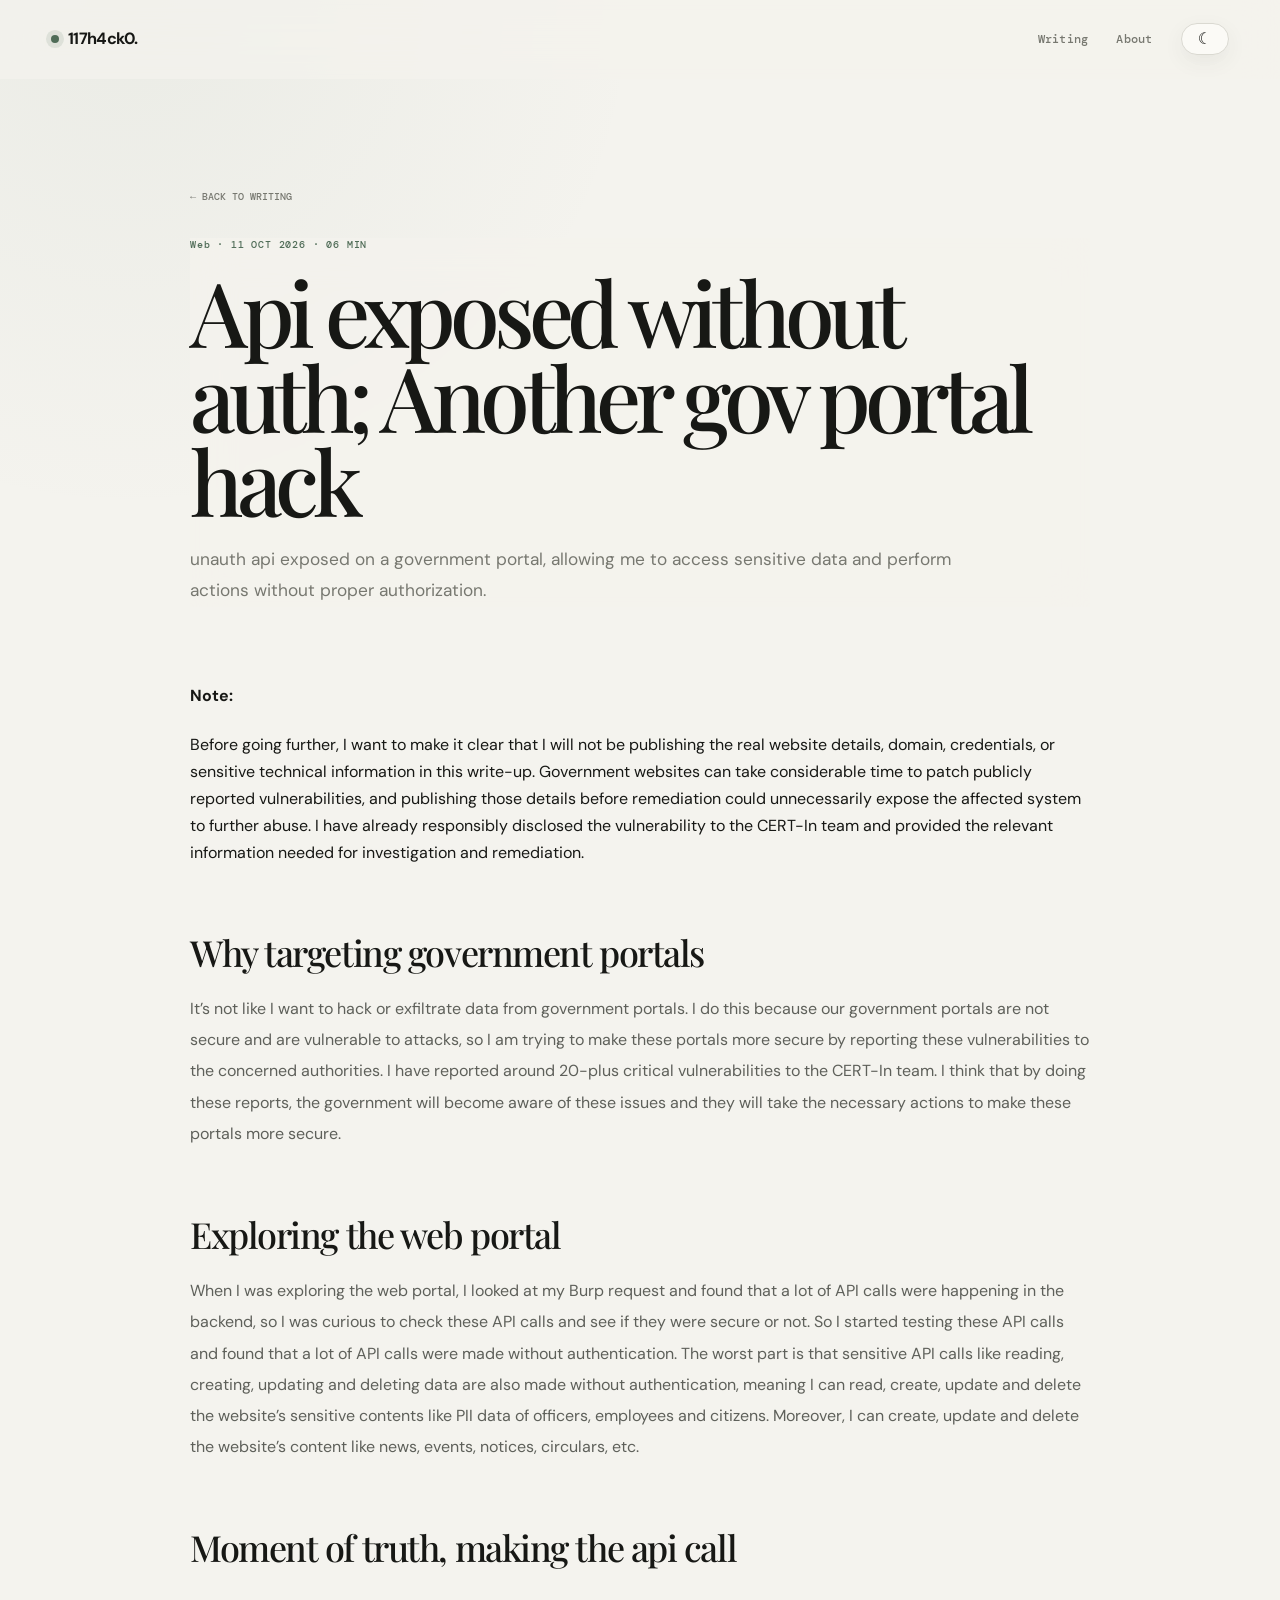
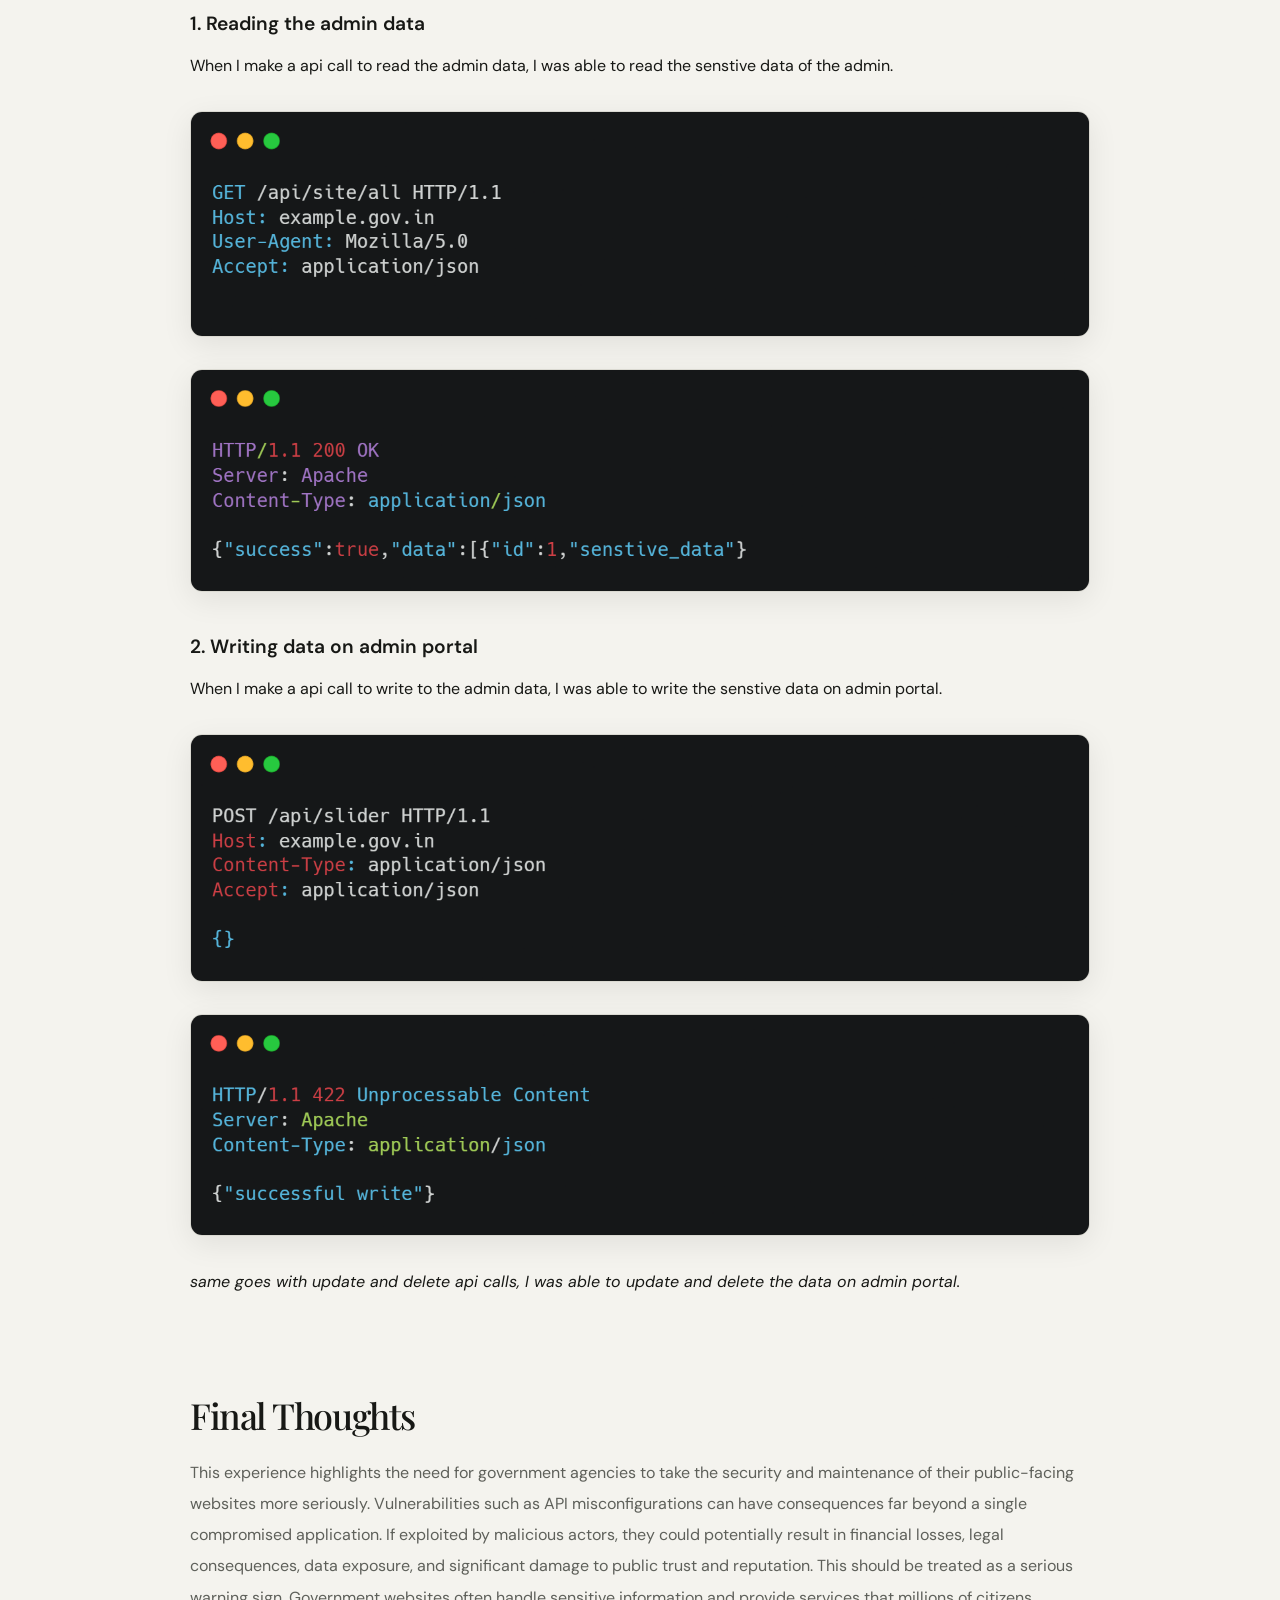
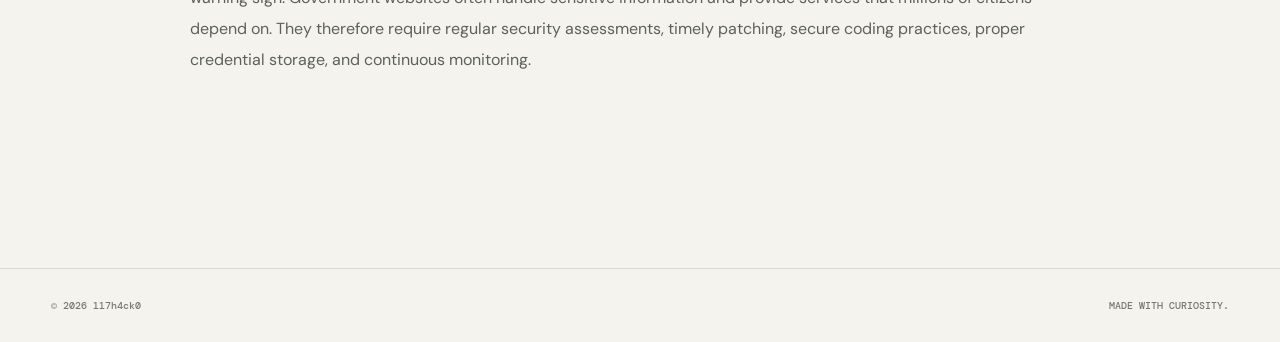
<file: blogs/api.html>
<!doctype html>
<html lang="en">
  <head>
    <meta charset="utf-8" />
    <meta name="viewport" content="width=device-width, initial-scale=1" />
    <meta name="description" content="ARTICLE DESCRIPTION" />
    <meta name="author" content="LitHack" />
    <title>Old school SQL injection, how a quote gave me admin access</title>

    <link rel="preconnect" href="https://fonts.googleapis.com" />
    <link rel="preconnect" href="https://fonts.gstatic.com" crossorigin />
    <link
      href="https://fonts.googleapis.com/css2?family=DM+Mono:wght@400;500&family=DM+Sans:wght@400;500;600;700&family=Playfair+Display:ital,wght@0,500;0,600;1,500&display=swap"
      rel="stylesheet"
    />

    <link rel="stylesheet" href="../assets/css/style.css" />
    <link rel="stylesheet" href="../assets/css/article.css" />
    <link rel="icon" href="../favicon.svg" type="image/svg+xml" />
  </head>

  <body>
    <div class="progress" id="progress"></div>

    <header id="header">
      <div class="wrap">
        <nav>
          <a class="logo" href="../index.html"
            ><span class="dot"></span>117h4ck0.</a
          >
          <div class="links">
            <a href="index.html">Writing</a>
            <a href="../index.html#about">About</a>
            <button
              class="theme"
              id="theme"
              aria-label="Switch to dark mode"
              title="Switch to dark mode"
            >
              <span class="theme-icon moon">☾</span>
              <span class="theme-icon sun">☼</span>
            </button>
          </div>
        </nav>
      </div>
    </header>

    <main class="article-page">
      <div class="article-container">
        <a class="back-link" href="index.html">← BACK TO WRITING</a>

        <header class="article-header">
          <div class="article-meta">Web · 11 OCT 2026 · 06 MIN</div>

          <h1>Api exposed without auth; Another gov portal hack</h1>

          <p class="article-subtitle">
            unauth api exposed on a government portal, allowing me to access sensitive data and perform actions without proper authorization.
          </p>
        </header>

        <!-- OPTIONAL COVER IMAGE
    <figure class="article-cover">
      <img src="../assets/images/YOUR-FOLDER/cover.webp" alt="Description">
    </figure>
    -->

           
          </p>
        </header>

        <!-- OPTIONAL COVER IMAGE
    <figure class="article-cover">
      <img src="../assets/images/YOUR-FOLDER/cover.webp" alt="Description">
    </figure>
    -->

        <article class="article-content">
          <p><h4>Note:</h4>Before going further, I want to make it clear that I will not be publishing the real website details, domain, credentials, or sensitive technical information in this write-up. Government websites can take considerable time to patch publicly reported vulnerabilities, and publishing those details before remediation could unnecessarily expose the affected system to further abuse.

I have already responsibly disclosed the vulnerability to the CERT-In team and provided the relevant information needed for investigation and remediation.</p>

          <h2>Why targeting government portals</h2>

          <p>
           It’s not like I want to hack or exfiltrate data from government portals. I do this because our government portals are not secure and are vulnerable to attacks, so I am trying to make these portals more secure by reporting these vulnerabilities to the concerned authorities. I have reported around 20-plus critical vulnerabilities to the CERT-In team. I think that by doing these reports, the government will become aware of these issues and they will take the necessary actions to make these portals more secure. 
            </p>
           
           <h2>Exploring the web portal</h2>
           <p>
          When I was exploring the web portal, I looked at my Burp request and found that a lot of API calls were happening in the backend, so I was curious to check these API calls and see if they were secure or not. So I started testing these API calls and found that a lot of API calls were made without authentication. The worst part is that sensitive API calls like reading, creating, updating and deleting data are also made without authentication, meaning I can read, create, update and delete the website’s sensitive contents like PII data of officers, employees and citizens. Moreover, I can create, update and delete the website’s content like news, events, notices, circulars, etc.
          </p>
           <h2>Moment of truth, making the api call</h2>
           <p>
           <h3>1. Reading the admin data</h3>    
           When I make a api call to read the admin data, I was able to read the senstive data of the admin.
            <img src="../assets/images/api/api_request.png" alt="api_request"> 
         <img src="../assets/images/api/api_response.png" alt="api_response">
          <h3>2. Writing data on admin portal</h3>    
           When I make a api call to write to the admin data, I was able to write the senstive data on admin portal.
            <img src="../assets/images/api/api_req1.png" alt="api_request"> 
         <img src="../assets/images/api/api_res1.png" alt="api_response">

         <i>same goes with update and delete api calls, I was able to update and delete the data on admin portal.</i>
          </p>
          <div class="article-images">
  
</div>
        

          <h2>Final Thoughts</h2>

          <p>This experience highlights the need for government agencies to take the security and maintenance of their public-facing websites more seriously. Vulnerabilities such as API misconfigurations can have consequences far beyond a single compromised application. If exploited by malicious actors, they could potentially result in financial losses, legal consequences, data exposure, and significant damage to public trust and reputation.

This should be treated as a serious warning sign. Government websites often handle sensitive information and provide services that millions of citizens depend on. They therefore require regular security assessments, timely patching, secure coding practices, proper credential storage, and continuous monitoring.</p>
        </article>

        <!-- OPTIONAL: update these links for each article
-->
      </div>
    </main>

    <footer>
      <div class="wrap foot">
        <span>© 2026 117h4ck0</span>
        <span>MADE WITH CURIOSITY.</span>
      </div>
    </footer>

    <script src="../assets/js/main.js"></script>
    <script src="../assets/js/article.js"></script>
  </body>
</html>
</file>
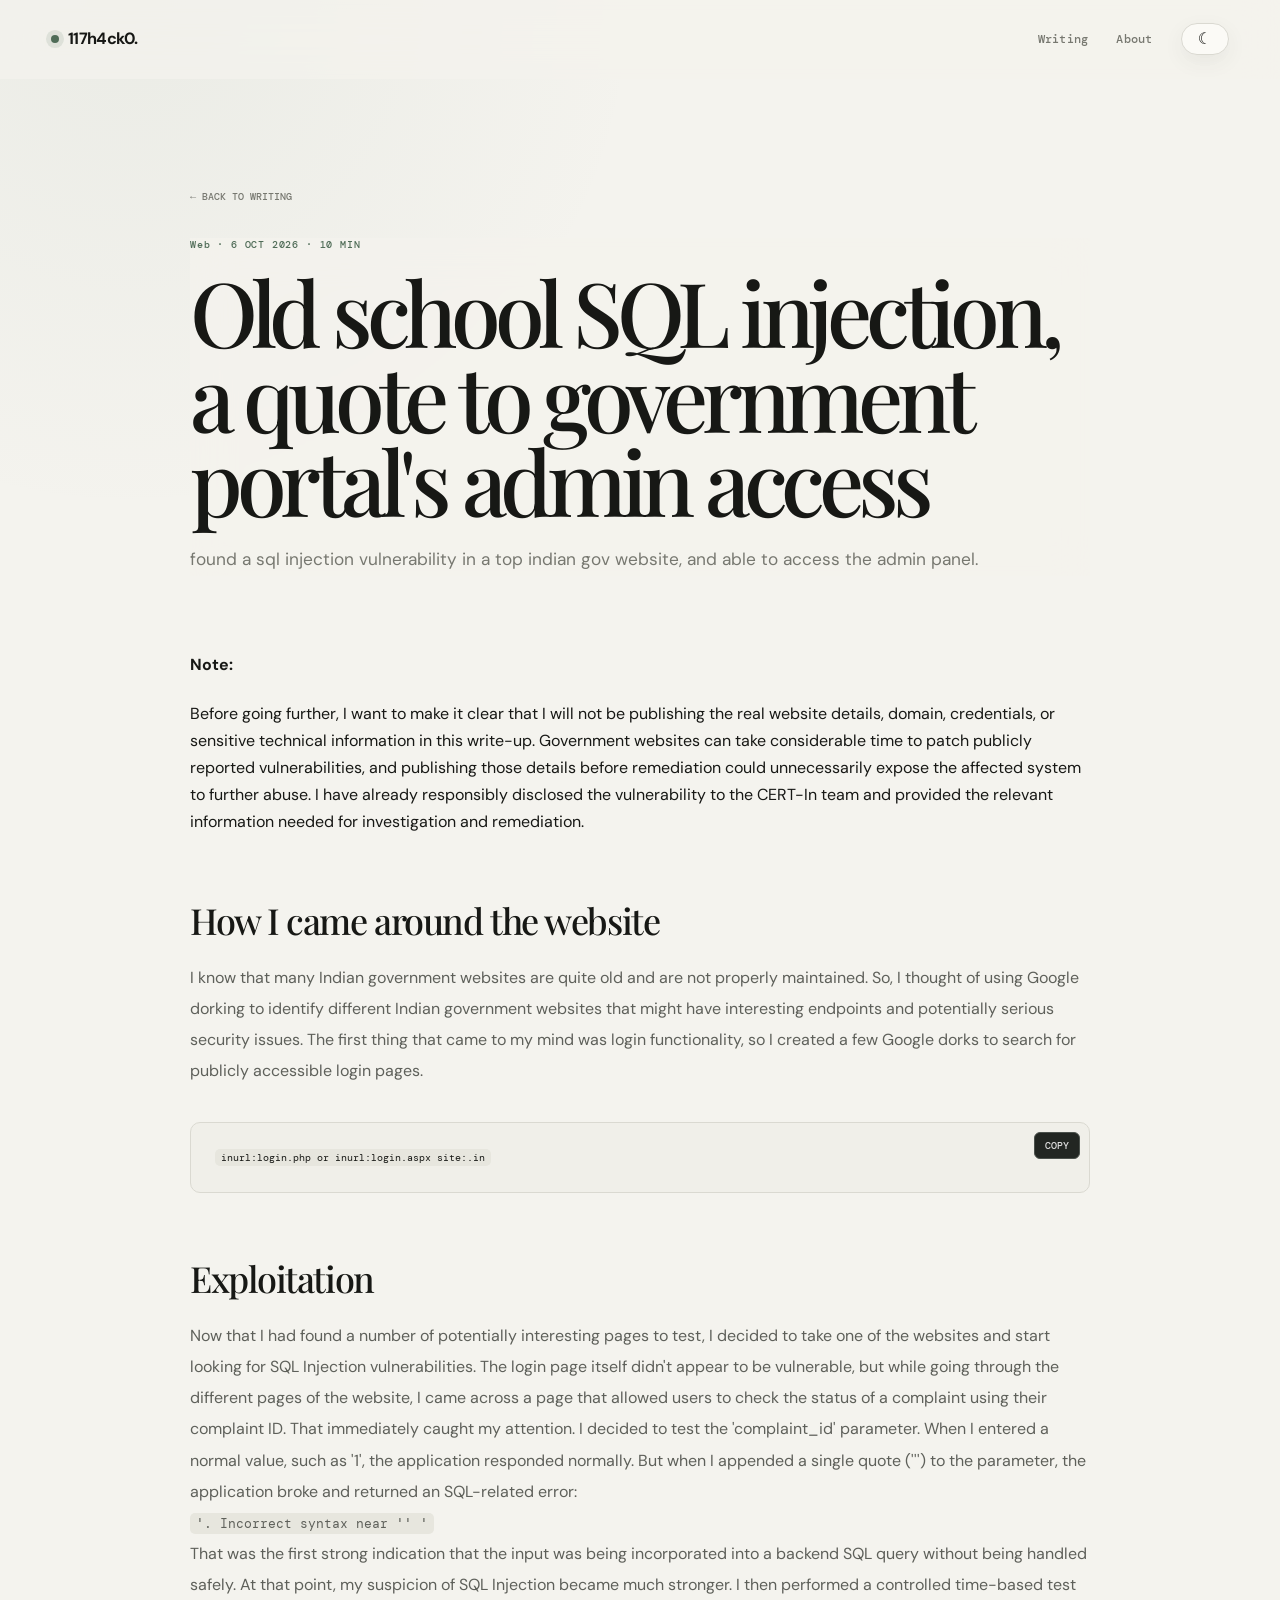
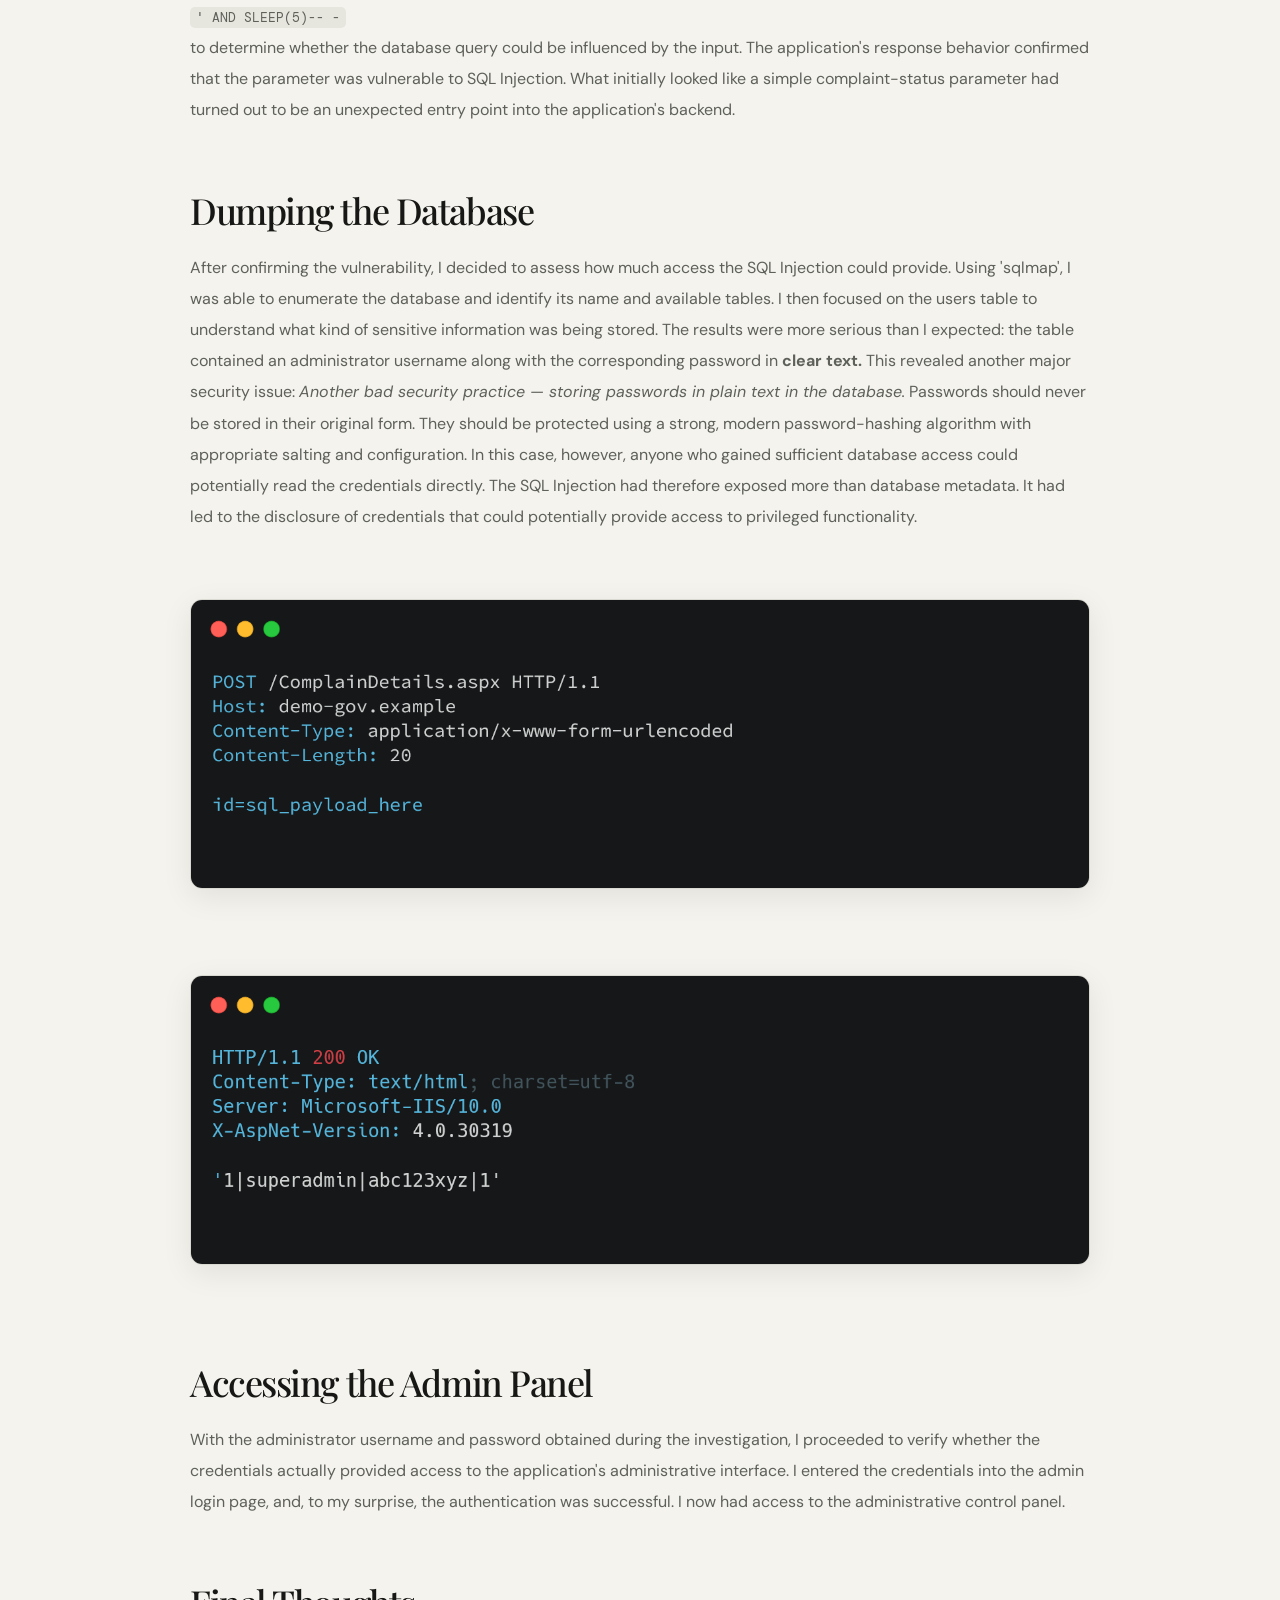
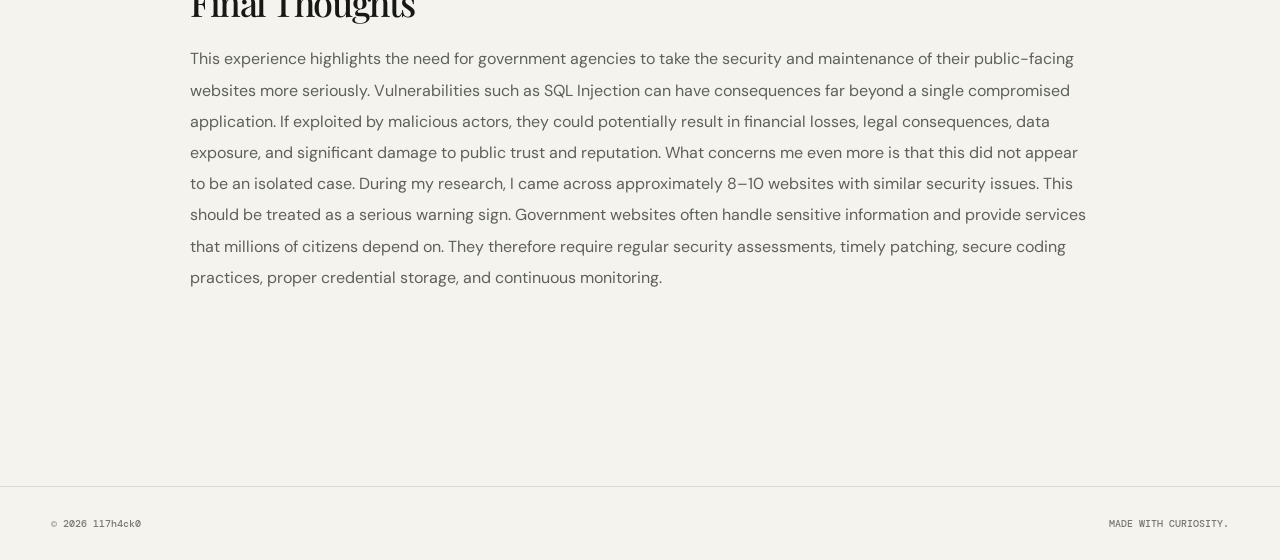
<file: blogs/sql_gov.html>
<!doctype html>
<html lang="en">
  <head>
    <meta charset="utf-8" />
    <meta name="viewport" content="width=device-width, initial-scale=1" />
    <meta name="description" content="ARTICLE DESCRIPTION" />
    <meta name="author" content="LitHack" />
    <title>Old school SQL injection, how a quote gave me admin access</title>

    <link rel="preconnect" href="https://fonts.googleapis.com" />
    <link rel="preconnect" href="https://fonts.gstatic.com" crossorigin />
    <link
      href="https://fonts.googleapis.com/css2?family=DM+Mono:wght@400;500&family=DM+Sans:wght@400;500;600;700&family=Playfair+Display:ital,wght@0,500;0,600;1,500&display=swap"
      rel="stylesheet"
    />

    <link rel="stylesheet" href="../assets/css/style.css" />
    <link rel="stylesheet" href="../assets/css/article.css" />
    <link rel="icon" href="../favicon.svg" type="image/svg+xml" />
  </head>

  <body>
    <div class="progress" id="progress"></div>

    <header id="header">
      <div class="wrap">
        <nav>
          <a class="logo" href="../index.html"
            ><span class="dot"></span>117h4ck0.</a
          >
          <div class="links">
            <a href="index.html">Writing</a>
            <a href="../index.html#about">About</a>
            <button
              class="theme"
              id="theme"
              aria-label="Switch to dark mode"
              title="Switch to dark mode"
            >
              <span class="theme-icon moon">☾</span>
              <span class="theme-icon sun">☼</span>
            </button>
          </div>
        </nav>
      </div>
    </header>

    <main class="article-page">
      <div class="article-container">
        <a class="back-link" href="index.html">← BACK TO WRITING</a>

        <header class="article-header">
          <div class="article-meta">Web · 6 OCT 2026 · 10 MIN</div>

          <h1>Old school SQL injection, a quote to government portal's admin access</h1>

          <p class="article-subtitle">
            found a sql injection vulnerability in a top indian gov website, and
            able to access the admin panel.
          </p>
        </header>

        <!-- OPTIONAL COVER IMAGE
    <figure class="article-cover">
      <img src="../assets/images/YOUR-FOLDER/cover.webp" alt="Description">
    </figure>
    -->

        <article class="article-content">
          <p><h4>Note:</h4>Before going further, I want to make it clear that I will not be publishing the real website details, domain, credentials, or sensitive technical information in this write-up. Government websites can take considerable time to patch publicly reported vulnerabilities, and publishing those details before remediation could unnecessarily expose the affected system to further abuse.

I have already responsibly disclosed the vulnerability to the CERT-In team and provided the relevant information needed for investigation and remediation.</p>

          <h2>How I came around the website</h2>

          <p>
           I know that many Indian government websites are quite old and are not properly maintained. So, I thought of using Google dorking to identify different Indian government websites that might have interesting endpoints and potentially serious security issues. The first thing that came to my mind was login functionality, so I created a few Google dorks to search for publicly accessible login pages. 
            </p>
            <div class="code-block">
            <button class="copy-code" type="button">COPY</button>
            <pre><code>inurl:login.php or inurl:login.aspx site:.in</code></pre>
          </div>
           <h2>Exploitation</h2>
           <p>
          Now that I had found a number of potentially interesting pages to test, I decided to take one of the websites and start looking for SQL Injection vulnerabilities. The login page itself didn't appear to be vulnerable, but while going through the different pages of the website, I came across a page that allowed users to check the status of a complaint using their complaint ID.

That immediately caught my attention.

I decided to test the 'complaint_id' parameter. When I entered a normal value, such as '1', the application responded normally. But when I appended a single quote (''') to the parameter, the application broke and returned an SQL-related error: <br>

<code>'. Incorrect syntax near '' '</code> <br>

That was the first strong indication that the input was being incorporated into a backend SQL query without being handled safely.

At that point, my suspicion of SQL Injection became much stronger. I then performed a controlled time-based test <br>  <code>' AND SLEEP(5)-- -</code> <br> to determine whether the database query could be influenced by the input. The application's response behavior confirmed that the parameter was vulnerable to SQL Injection.

What initially looked like a simple complaint-status parameter had turned out to be an unexpected entry point into the application's backend.
          </p>
           <h2>Dumping the Database</h2>
           <p>
           After confirming the vulnerability, I decided to assess how much access the SQL Injection could provide. Using 'sqlmap', I was able to enumerate the database and identify its name and available tables.

I then focused on the users table to understand what kind of sensitive information was being stored. The results were more serious than I expected: the table contained an administrator username along with the corresponding password in <b>clear text.</b>

This revealed another major security issue:

<i>Another bad security practice — storing passwords in plain text in the database.</i>

Passwords should never be stored in their original form. They should be protected using a strong, modern password-hashing algorithm with appropriate salting and configuration. In this case, however, anyone who gained sufficient database access could potentially read the credentials directly.

The SQL Injection had therefore exposed more than database metadata. It had led to the disclosure of credentials that could potentially provide access to privileged functionality. 
          </p>
          <div class="article-images">
  <img src="../assets/images/sql/sql_request.png" alt="SQL Injection request"> 
  <img src="../assets/images/sql/sql_response.png" alt="SQL Injection response">
</div>
          <h2>Accessing the Admin Panel</h2>
          <p>
            With the administrator username and password obtained during the investigation, I proceeded to verify whether the credentials actually provided access to the application's administrative interface.

I entered the credentials into the admin login page, and, to my surprise, the authentication was successful.

I now had access to the administrative control panel.
          </p>

          <h2>Final Thoughts</h2>

          <p>This experience highlights the need for government agencies to take the security and maintenance of their public-facing websites more seriously. Vulnerabilities such as SQL Injection can have consequences far beyond a single compromised application. If exploited by malicious actors, they could potentially result in financial losses, legal consequences, data exposure, and significant damage to public trust and reputation.

What concerns me even more is that this did not appear to be an isolated case. During my research, I came across approximately 8–10 websites with similar security issues.

This should be treated as a serious warning sign. Government websites often handle sensitive information and provide services that millions of citizens depend on. They therefore require regular security assessments, timely patching, secure coding practices, proper credential storage, and continuous monitoring.</p>
        </article>

        <!-- OPTIONAL: update these links for each article
-->
      </div>
    </main>

    <footer>
      <div class="wrap foot">
        <span>© 2026 117h4ck0</span>
        <span>MADE WITH CURIOSITY.</span>
      </div>
    </footer>

    <script src="../assets/js/main.js"></script>
    <script src="../assets/js/article.js"></script>
  </body>
</html>
</file>
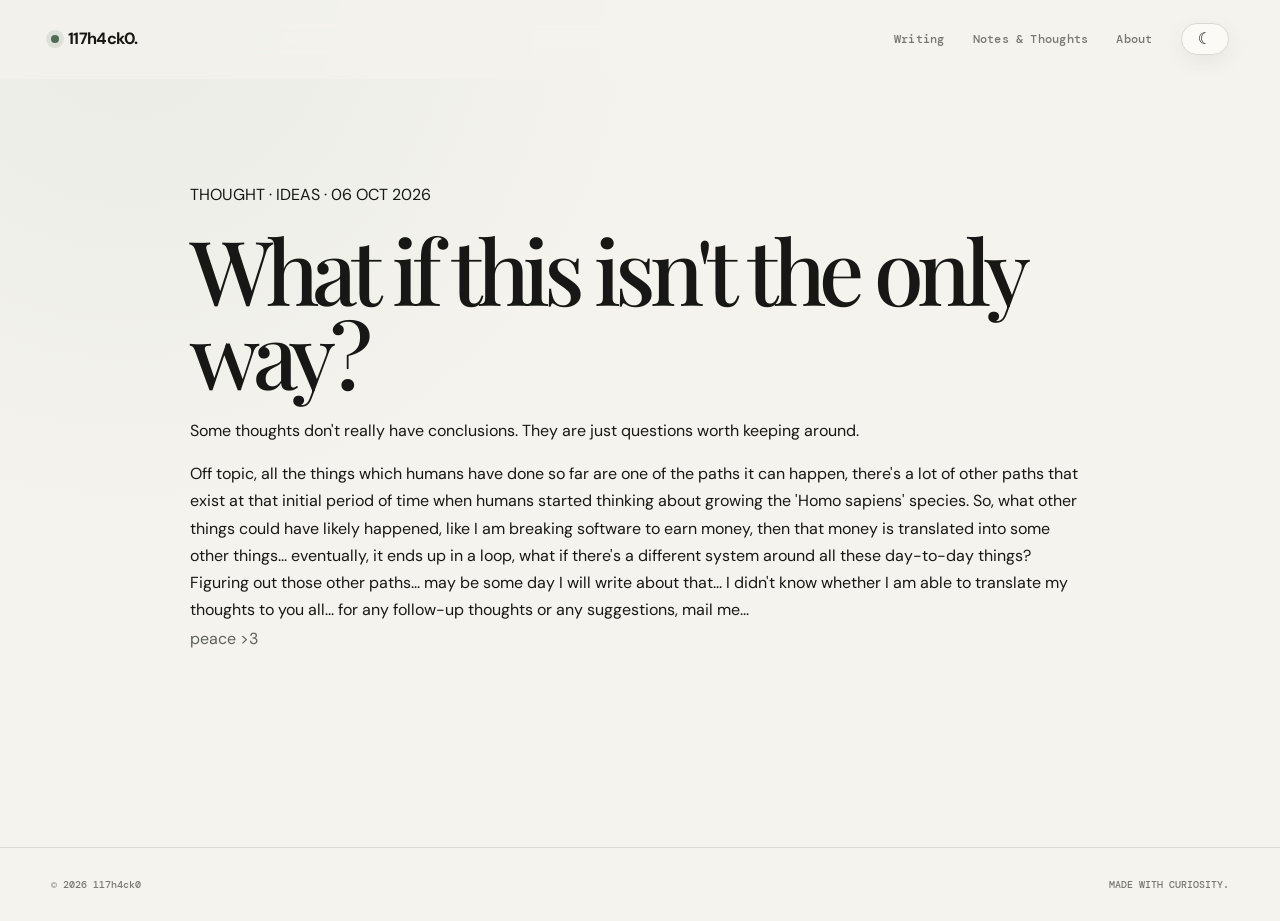
<file: notes/random.html>
<!doctype html>
<html lang="en">
  <head>
    <meta charset="utf-8" />
    <meta name="viewport" content="width=device-width, initial-scale=1" />

    <title>What if this isn't the only way? — 117h4ck0</title>

    <link rel="preconnect" href="https://fonts.googleapis.com" />
    <link rel="preconnect" href="https://fonts.gstatic.com" crossorigin />

    <link
      href="https://fonts.googleapis.com/css2?family=DM+Mono:wght@400;500&family=DM+Sans:wght@400;500;600;700&family=Playfair+Display:ital,wght@0,500;0,600;1,500;1,600&display=swap"
      rel="stylesheet"
    />

    <link rel="stylesheet" href="../assets/css/style.css" />
    <link rel="stylesheet" href="../assets/css/article.css" />

    <link rel="icon" href="../favicon.svg" type="image/svg+xml" />
  </head>

  <body>
    <div class="progress" id="progress"></div>

    <header id="header">
      <div class="wrap">
        <nav>
          <a class="logo" href="../index.html">
            <span class="dot"></span>117h4ck0.
          </a>

          <div class="links">
            <a href="../blogs/index.html"> Writing </a>

            <a href="index.html"> Notes & Thoughts </a>

            <a href="../index.html#about"> About </a>

            <button
              class="theme"
              id="theme"
              aria-label="Switch to dark mode"
              title="Switch to dark mode"
            >
              <span class="theme-icon moon">☾</span>
              <span class="theme-icon sun">☼</span>
            </button>
          </div>
        </nav>
      </div>
    </header>

    <main class="article-page">
      <div class="article-container">
        <div class="article-eyebrow">THOUGHT · IDEAS · 06 OCT 2026</div>

        <h1>What if this isn't the only way?</h1>

        <p class="article-lead">
          Some thoughts don't really have conclusions. They are just questions
          worth keeping around.
        </p>

        <div class="article-content">
          Off topic, all the things which humans have done so far are one of the paths it can happen, there's a lot of other paths that exist at that initial period of time when humans started thinking about growing the 'Homo sapiens' species. So, what other things could have likely happened, like I am breaking software to earn money, then that money is translated into some other things... eventually, it ends up in a loop, what if there's a different system around all these day-to-day things? Figuring out those other paths... may be some day I will write about that... I didn't know whether I am able to translate my thoughts to you all... for any follow-up thoughts or any suggestions, mail me... 

          <p>peace &gt;3</p>
        </div>
      </div>
    </main>

    <footer>
      <div class="wrap foot">
        <span> © 2026 117h4ck0 </span>

        <span> MADE WITH CURIOSITY. </span>
      </div>
    </footer>

    <script src="../assets/js/main.js"></script>
    <script src="../assets/js/article.js"></script>
  </body>
</html>
</file>
<file: assets/css/style.css>
:root {
  --bg: #f4f3ee;
  --paper: #fbfaf6;
  --paper-2: #f0efe9;
  --ink: #171815;
  --muted: #777870;
  --line: #dad9d1;
  --soft: #e7e6de;
  --accent: #4f6c57;
  --accent-2: #89a18f;
  --accent-soft: #dce5dc;
  --shadow: 0 24px 70px rgba(20, 24, 20, 0.07);
  --sans:
    "DM Sans", system-ui, -apple-system, BlinkMacSystemFont, "Segoe UI",
    sans-serif;
  --serif: "Playfair Display", Georgia, serif;
  --mono: "DM Mono", "SFMono-Regular", Consolas, monospace;
  --max: 1500px;
  --gutter: clamp(18px, 4vw, 64px);
}

* {
  box-sizing: border-box;
}
html {
  scroll-behavior: smooth;
  scroll-padding-top: 90px;
}
body {
  margin: 0;
  min-width: 320px;
  background:
    radial-gradient(
      circle at 10% 0%,
      rgba(125, 151, 133, 0.08),
      transparent 32rem
    ),
    var(--bg);
  color: var(--ink);
  font-family: var(--sans);
  line-height: 1.7;
  -webkit-font-smoothing: antialiased;
  text-rendering: optimizeLegibility;
}
body.dark {
  --bg: #0e100f;
  --paper: #151815;
  --paper-2: #1a1d1a;
  --ink: #eff1ec;
  --muted: #9a9e97;
  --line: #2e332f;
  --soft: #222722;
  --accent: #abc5b0;
  --accent-2: #789680;
  --accent-soft: #1e2b22;
  --shadow: 0 24px 80px rgba(0, 0, 0, 0.28);
}
body.no-scroll {
  overflow: hidden;
}
a {
  color: inherit;
  text-decoration: none;
}
button,
input {
  font: inherit;
}
button {
  color: inherit;
}
img {
  display: block;
  max-width: 100%;
}
::selection {
  background: var(--accent);
  color: var(--bg);
}

.wrap {
  width: min(calc(100% - (var(--gutter) * 2)), var(--max));
  margin-inline: auto;
}
.narrow {
  width: min(100%, 900px);
  margin-inline: auto;
}

.progress {
  position: fixed;
  inset: 0 auto auto 0;
  z-index: 1000;
  width: 0;
  height: 3px;
  background: var(--accent);
  box-shadow: 0 0 12px color-mix(in srgb, var(--accent) 55%, transparent);
}

header {
  position: relative;
  z-index: 100;
  border-bottom: 1px solid transparent;
  background: color-mix(in srgb, var(--bg) 78%, transparent);
  backdrop-filter: blur(20px) saturate(130%);
  -webkit-backdrop-filter: blur(20px) saturate(130%);
  transition:
    border-color 0.25s,
    background 0.25s;
}
header.scrolled {
  border-color: var(--line);
}

nav {
  min-height: 78px;
  display: flex;
  align-items: center;
  justify-content: space-between;
  gap: 24px;
}
.logo {
  display: inline-flex;
  align-items: center;
  font-weight: 700;
  letter-spacing: -0.045em;
  font-size: 1.02rem;
}
.dot {
  width: 8px;
  height: 8px;
  border-radius: 50%;
  background: var(--accent);
  margin-right: 9px;
  box-shadow: 0 0 0 5px color-mix(in srgb, var(--accent) 12%, transparent);
}
.links {
  display: flex;
  align-items: center;
  gap: clamp(14px, 2.2vw, 30px);
}
.links > a {
  position: relative;
  color: var(--muted);
  font: 500 0.72rem var(--mono);
  letter-spacing: 0.02em;
}
.links > a::after {
  content: "";
  position: absolute;
  left: 0;
  right: 100%;
  bottom: -6px;
  height: 1px;
  background: var(--accent);
  transition: right 0.2s ease;
}
.links > a:hover {
  color: var(--ink);
}
.links > a:hover::after {
  right: 0;
}

.theme {
  width: 48px;
  height: 32px;
  display: inline-flex;
  align-items: center;
  justify-content: center;
  padding: 0;
  border: 1px solid var(--line);
  border-radius: 999px;
  background: var(--paper);
  cursor: pointer;
  box-shadow: 0 7px 22px rgba(0, 0, 0, 0.06);
  transition:
    transform 0.2s,
    border-color 0.2s,
    background 0.2s;
}
.theme:hover {
  transform: translateY(-1px);
  border-color: var(--accent);
}
.theme:active {
  transform: scale(0.96);
}
.theme-icon {
  font-size: 16px;
  line-height: 1;
}
.theme .sun {
  display: none;
}
body.dark .theme .moon {
  display: none;
}
body.dark .theme .sun {
  display: block;
}

.hero {
  min-height: min(820px, calc(100vh - 78px));
  display: grid;
  grid-template-columns: minmax(0, 1.55fr) minmax(280px, 0.55fr);
  align-items: center;
  gap: clamp(60px, 8vw, 150px);
  padding-block: clamp(70px, 9vh, 130px);
}
.kicker,
.label {
  font: 500 0.64rem var(--mono);
  letter-spacing: 0.14em;
  text-transform: uppercase;
  color: var(--accent);
}
.hero h1 {
  max-width: 1000px;
  margin: 20px 0 0;
  font: 500 clamp(4rem, 8.3vw, 8.7rem)/0.88 var(--serif);
  letter-spacing: -0.075em;
}
.hero h1 em {
  color: var(--accent);
  font-style: italic;
}
.hero p {
  max-width: 780px;
  margin: 34px 0 0;
  color: var(--muted);
  font-size: clamp(0.94rem, 1.2vw, 1.06rem);
  line-height: 1.85;
}
.pills {
  display: flex;
  flex-wrap: wrap;
  gap: 10px;
  margin-top: 30px;
}
.pill {
  display: inline-flex;
  align-items: center;
  justify-content: center;
  min-height: 42px;
  padding: 9px 17px;
  border: 1px solid var(--line);
  border-radius: 999px;
  background: transparent;
  font-size: 0.76rem;
  transition:
    transform 0.2s,
    border-color 0.2s,
    background 0.2s;
}
.pill:hover {
  transform: translateY(-2px);
  border-color: var(--ink);
}
.pill.primary {
  background: var(--ink);
  color: var(--bg);
  border-color: var(--ink);
}

.note {
  border-left: 1px solid var(--line);
  padding-left: clamp(24px, 3vw, 42px);
}
.note strong {
  display: block;
  margin-bottom: 14px;
  color: var(--ink);
  font-size: 0.76rem;
}
.note p {
  margin: 0;
  color: var(--muted);
  font: 500 clamp(1.25rem, 2vw, 1.65rem)/1.35 var(--serif);
}

section {
  padding-block: clamp(70px, 8vw, 120px);
}
.head {
  display: flex;
  align-items: flex-end;
  justify-content: space-between;
  gap: 30px;
  padding-bottom: 22px;
  border-bottom: 1px solid var(--line);
}
.title {
  margin: 7px 0 0;
  font: 500 clamp(2rem, 3vw, 2.65rem)/1 var(--serif);
  letter-spacing: -0.045em;
}
.count {
  color: var(--muted);
  font: 500 0.62rem var(--mono);
  white-space: nowrap;
}
.link-count:hover {
  color: var(--ink);
}

.post {
  display: grid;
  grid-template-columns: 70px minmax(0, 1fr) 35px;
  gap: 22px;
  align-items: start;
  position: relative;
  padding: 30px 10px;
  border-bottom: 1px solid var(--line);
  transition:
    background 0.2s,
    padding 0.2s,
    transform 0.2s;
}
.post:hover {
  padding-inline: 22px;
  background: color-mix(in srgb, var(--soft) 72%, transparent);
}
.num,
.meta {
  color: var(--muted);
  font: 500 0.62rem var(--mono);
}
.num {
  padding-top: 7px;
}
.post h3 {
  margin: 0 0 7px;
  font: 500 clamp(1.25rem, 1.7vw, 1.6rem)/1.2 var(--serif);
  letter-spacing: -0.025em;
}
.post h3 a:hover {
  color: var(--accent);
}
.desc {
  max-width: 1000px;
  margin: 0;
  color: var(--muted);
  font-size: 0.86rem;
}
.meta {
  display: flex;
  align-items: center;
  flex-wrap: wrap;
  gap: 9px 13px;
  margin-top: 13px;
}
.tag {
  padding: 3px 9px;
  border-radius: 99px;
  color: var(--accent);
  background: var(--accent-soft);
}
.arrow {
  color: var(--muted);
  font-size: 1.05rem;
  transition:
    transform 0.2s,
    color 0.2s;
}
.post:hover .arrow {
  transform: translate(4px, -4px);
  color: var(--ink);
}

.feature {
  margin-top: clamp(55px, 7vw, 90px);
  display: grid;
  grid-template-columns: minmax(0, 1.05fr) minmax(0, 0.95fr);
  gap: clamp(35px, 6vw, 90px);
  padding: clamp(24px, 4vw, 60px);
  border: 1px solid var(--line);
  border-radius: 18px;
  background: var(--paper);
  box-shadow: var(--shadow);
}
.visual {
  min-height: clamp(260px, 35vw, 440px);
  display: grid;
  place-items: center;
  overflow: hidden;
  border-radius: 10px;
  background:
    radial-gradient(circle at 25% 30%, #879f8c 0 2px, transparent 3px),
    radial-gradient(circle at 75% 65%, #879f8c 0 1px, transparent 2px),
    linear-gradient(135deg, var(--accent-soft), var(--soft));
  background-size:
    55px 55px,
    40px 40px,
    100% 100%;
}
.visual span {
  color: var(--accent);
  font: italic clamp(4rem, 8vw, 7rem) var(--serif);
  transform: rotate(-7deg);
}
.feature h2 {
  max-width: 650px;
  margin: 12px 0 18px;
  font: 500 clamp(2rem, 4vw, 3.2rem)/1.02 var(--serif);
  letter-spacing: -0.055em;
}
.feature p,
.about p {
  color: var(--muted);
  font-size: 0.92rem;
}

.about {
  display: grid;
  grid-template-columns: minmax(240px, 0.65fr) minmax(0, 1.35fr);
  gap: clamp(50px, 10vw, 160px);
  border-top: 1px solid var(--line);
  padding-top: clamp(70px, 8vw, 110px);
}
.about h2 {
  margin: 8px 0 0;
  font: 500 clamp(2.5rem, 5vw, 4rem)/0.98 var(--serif);
  letter-spacing: -0.05em;
}
.socials {
  display: flex;
  flex-wrap: wrap;
  gap: 18px;
  margin-top: 26px;
}
.socials a {
  color: var(--muted);
  border-bottom: 1px solid var(--line);
  font: 500 0.63rem var(--mono);
}
.socials a:hover {
  color: var(--ink);
  border-color: var(--ink);
}

footer {
  margin-top: 40px;
  border-top: 1px solid var(--line);
  padding-block: 30px;
}
.foot {
  display: flex;
  justify-content: space-between;
  gap: 20px;
  color: var(--muted);
  font: 500 0.61rem var(--mono);
}
.foot a:hover {
  color: var(--ink);
}

.listing-hero {
  min-height: min(620px, calc(100vh - 78px));
}
.listing-hero p {
  max-width: 700px;
}

@media (max-width: 1050px) {
  .hero {
    grid-template-columns: 1fr;
    min-height: auto;
    gap: 55px;
  }
  .note {
    max-width: 650px;
  }
  .feature {
    grid-template-columns: 1fr;
  }
  .visual {
    min-height: 320px;
  }
  .about {
    gap: 60px;
  }
}

@media (max-width: 760px) {
  :root {
    --gutter: 15px;
  }
  nav {
    min-height: 70px;
  }
  .links {
    gap: 12px;
  }
  .links > a {
    font-size: 0.65rem;
  }
  .links > a:nth-child(2) {
    display: none;
  }
  .theme {
    width: 46px;
    height: 31px;
  }

  .hero {
    min-height: calc(100svh - 70px);
    padding-block: 60px 70px;
    gap: 50px;
  }
  .hero h1 {
    font-size: clamp(3.3rem, 17vw, 5.3rem);
  }
  .hero p {
    margin-top: 25px;
    font-size: 0.91rem;
    line-height: 1.75;
  }
  .note {
    padding: 24px 0 0;
    border-left: 0;
    border-top: 1px solid var(--line);
  }

  section {
    padding-block: 62px;
  }
  .head {
    align-items: flex-end;
  }
  .count {
    font-size: 0.56rem;
  }

  .post {
    grid-template-columns: 27px minmax(0, 1fr) 15px;
    gap: 9px;
    padding: 24px 0;
  }
  .post:hover {
    padding-inline: 7px;
  }
  .post h3 {
    font-size: 1.18rem;
  }
  .desc {
    font-size: 0.8rem;
  }
  .meta {
    font-size: 0.55rem;
    gap: 7px 9px;
  }

  .feature {
    padding: 18px;
    border-radius: 14px;
  }
  .visual {
    min-height: 230px;
  }
  .feature h2 {
    font-size: 2rem;
  }

  .about {
    grid-template-columns: 1fr;
    gap: 28px;
  }
  .foot {
    flex-direction: column;
  }
}

@media (max-width: 430px) {
  .hero h1 {
    font-size: 3.2rem;
  }
  .pills {
    flex-direction: column;
    align-items: stretch;
  }
  .pill {
    width: 100%;
  }
  .visual {
    min-height: 200px;
  }
}

/* =========================================
   NOTES & THOUGHTS
========================================= */

.ideas-section {
  margin-top: 120px;
  padding-top: 80px;
  border-top: 1px solid var(--line);
}

.ideas-list {
  margin-top: 35px;
  border-top: 1px solid var(--line);
}

.idea {
  display: grid;
  grid-template-columns: 55px minmax(0, 1fr) 30px;
  gap: 25px;
  align-items: start;

  padding: 30px 0;

  border-bottom: 1px solid var(--line);

  color: var(--ink);
  text-decoration: none;

  transition:
    padding-left 0.25s ease,
    background 0.25s ease;
}

.idea:hover {
  padding-left: 10px;
}

.idea-number {
  padding-top: 4px;

  color: var(--muted);

  font: 500 0.65rem var(--mono);
}

.idea-body {
  min-width: 0;
}

.idea-meta {
  display: flex;
  flex-wrap: wrap;
  gap: 15px;

  margin-bottom: 12px;

  color: var(--muted);

  font: 500 0.58rem var(--mono);
  letter-spacing: 0.04em;
}

.idea h3 {
  margin: 0 0 10px;

  color: var(--ink);

  font: 500 clamp(1.45rem, 2.3vw, 2rem)/1.2 var(--display);

  letter-spacing: -0.02em;
}

.idea p {
  max-width: 700px;

  margin: 0;

  color: var(--muted);

  font-size: 0.9rem;
  line-height: 1.65;
}

.idea-arrow {
  padding-top: 4px;

  color: var(--muted);

  transition: transform 0.2s ease;
}

.idea:hover .idea-arrow {
  transform: translate(3px, -3px);
}

/* =========================================
   NOTES & THOUGHTS — MOBILE
========================================= */

@media (max-width: 760px) {
  .ideas-section {
    margin-top: 75px;
    padding-top: 55px;
  }

  .ideas-list {
    margin-top: 25px;
  }

  .idea {
    grid-template-columns: 32px minmax(0, 1fr) 20px;
    gap: 12px;

    padding: 24px 0;
  }

  .idea:hover {
    padding-left: 0;
  }

  .idea-meta {
    gap: 10px;

    font-size: 0.55rem;
  }

  .idea h3 {
    font-size: 1.35rem;
  }

  .idea p {
    font-size: 0.84rem;
    line-height: 1.6;
  }

  .idea-arrow {
    font-size: 0.9rem;
  }
}
/* =========================================
   NOTES & THOUGHTS PAGE
========================================= */

.ideas-page-hero {
  padding: 110px 0 80px;
  max-width: 850px;
}

.ideas-page-hero .label {
  margin-bottom: 25px;
}

.ideas-page-hero h1 {
  margin: 0;

  font: 500 clamp(3.5rem, 8vw, 7rem)/0.95 var(--display);

  letter-spacing: -0.055em;
}

.ideas-page-hero h1 em {
  font-weight: 500;
}

.ideas-page-hero p {
  max-width: 650px;

  margin: 35px 0 0;

  color: var(--muted);

  font-size: 1rem;
  line-height: 1.75;
}

.ideas-page-list {
  margin-bottom: 120px;

  border-top: 1px solid var(--line);
}

/* Mobile */

@media (max-width: 760px) {
  .ideas-page-hero {
    padding: 70px 0 55px;
  }

  .ideas-page-hero h1 {
    font-size: clamp(3rem, 15vw, 5rem);
  }

  .ideas-page-hero p {
    margin-top: 25px;

    font-size: 0.9rem;
    line-height: 1.7;
  }

  .ideas-page-list {
    margin-bottom: 70px;
  }
}
/* =========================================
   MOBILE NAVIGATION
========================================= */

@media (max-width: 760px) {
  header nav {
    min-height: 70px;
    height: auto;
    padding: 16px 0;
    gap: 14px;
  }

  .links {
    display: flex;
    align-items: center;
    justify-content: flex-end;
    gap: 10px;
    flex-wrap: nowrap;
  }

  /* Show ALL navigation links on mobile */
  .links a:nth-child(2) {
    display: inline-block;
  }

  .links a {
    font-size: 0.64rem;
    white-space: nowrap;
  }

  /* Smaller theme button */
  .theme {
    flex-shrink: 0;
    width: 42px;
    height: 28px;
  }

  .theme .theme-icon {
    font-size: 14px;
  }
}
</file>
<file: assets/css/article.css>
:root {
  --article-width: 900px;
  --article-wide: 1100px;
}

.article-page {
  padding-block: clamp(55px, 8vw, 105px) clamp(75px, 10vw, 140px);
}
.article-container {
  width: min(calc(100% - (var(--gutter) * 2)), var(--article-width));
  margin-inline: auto;
}
.back-link {
  display: inline-flex;
  margin-bottom: 35px;
  color: var(--muted);
  font: 500 0.64rem var(--mono);
  transition:
    color 0.2s,
    transform 0.2s;
}
.back-link:hover {
  color: var(--ink);
  transform: translateX(-3px);
}
.article-header {
  margin-bottom: clamp(45px, 6vw, 75px);
}
.article-meta {
  color: var(--accent);
  font: 500 0.64rem var(--mono);
  letter-spacing: 0.08em;
}
.article-container h1 {
  margin: 18px 0 22px;
  font: 500 clamp(3.1rem, 7vw, 6.6rem)/0.94 var(--serif);
  letter-spacing: -0.07em;
}
.article-subtitle {
  max-width: 820px;
  margin: 0;
  color: var(--muted);
  font-size: clamp(0.94rem, 1.4vw, 1.08rem);
  line-height: 1.8;
}
.article-cover {
  margin: 0 0 65px;
  overflow: hidden;
  border: 1px solid var(--line);
  border-radius: 16px;
  background: var(--paper);
  box-shadow: var(--shadow);
}
.article-cover img {
  width: 100%;
  height: auto;
}
.article-content {
  font-size: 1rem;
}
.article-content p,
.article-content li {
  color: #5e605a;
  line-height: 1.95;
}
body.dark .article-content p,
body.dark .article-content li {
  color: #b8bbb5;
}
.article-content p {
  margin: 0 0 25px;
}
.article-content h2 {
  margin: 65px 0 20px;
  font: 500 clamp(1.65rem, 3vw, 2.25rem)/1.15 var(--serif);
  letter-spacing: -0.04em;
}
.article-content h3 {
  margin: 42px 0 15px;
  font: 600 1.2rem/1.35 var(--sans);
}
.article-content ul,
.article-content ol {
  padding-left: 25px;
  margin: 0 0 30px;
}
.article-content li {
  margin-bottom: 9px;
}
.article-content a {
  color: var(--accent);
  text-decoration: underline;
  text-decoration-thickness: 1px;
  text-underline-offset: 3px;
}
.article-content blockquote {
  margin: 40px 0;
  padding: 20px 25px;
  border-left: 3px solid var(--accent);
  border-radius: 0 8px 8px 0;
  background: var(--soft);
  color: var(--muted);
  font: 500 1.08rem/1.65 var(--serif);
}
.article-content code {
  padding: 2px 6px;
  border-radius: 5px;
  background: var(--soft);
  font: 400 0.84em var(--mono);
}
.code-block {
  position: relative;
  margin: 35px 0;
}
.code-block pre {
  margin: 0;
  overflow-x: auto;
  padding: 24px;
  border: 1px solid var(--line);
  border-radius: 10px;
  background: var(--paper-2);
  color: var(--ink);
  font: 400 0.78rem/1.75 var(--mono);
  tab-size: 2;
}
.copy-code {
  position: absolute;
  top: 10px;
  right: 10px;
  z-index: 2;
  padding: 6px 10px;
  border: 1px solid #4b514c;
  border-radius: 6px;
  background: #222622;
  color: #ddd;
  cursor: pointer;
  font: 500 0.6rem var(--mono);
}
.copy-code:hover {
  background: #2d322e;
}
.article-image {
  margin: 45px 0;
}
.article-image img {
  width: 100%;
  border: 1px solid var(--line);
  border-radius: 11px;
}
.article-image figcaption {
  margin-top: 10px;
  color: var(--muted);
  font: 500 0.62rem var(--mono);
}
@media (max-width: 760px) {
  .article-container h1 {
    font-size: clamp(2.75rem, 14vw, 4.5rem);
  }
  .article-content p,
  .article-content li {
    font-size: 0.93rem;
  }
  .article-content h2 {
    margin-top: 50px;
  }
  .article-nav {
    grid-template-columns: 1fr;
  }
  .article-nav .next {
    text-align: left;
  }
  .code-block pre {
    padding: 20px;
    font-size: 0.72rem;
  }
}

@media (max-width: 760px) {
  .code-block pre {
    padding: 52px 16px 18px;
    font-size: 0.72rem;
  }

  .copy-code {
    top: 8px;
    right: 8px;
    padding: 5px 9px;
    font-size: 0.58rem;
  }
}
/* Article images */
.article-content img {
  display: block;
  width: 100%;
  max-width: 100%;
  height: auto;
  margin: 32px auto;
  border: 1px solid var(--line);
  border-radius: 12px;
  background: var(--paper-2);
  box-shadow: 0 8px 30px rgba(0, 0, 0, 0.08);
  object-fit: contain;
  transition:
    transform 0.25s ease,
    box-shadow 0.25s ease,
    border-color 0.25s ease;
}

/* Subtle hover effect */
.article-content img:hover {
  transform: translateY(-2px);
  box-shadow: 0 14px 40px rgba(0, 0, 0, 0.12);
  border-color: var(--muted);
}

/* Consecutive images */
.article-content img + br + img {
  margin-top: 18px;
}

/* Dark mode */
body.dark .article-content img {
  box-shadow: 0 10px 35px rgba(0, 0, 0, 0.35);
}

/* Mobile */
@media (max-width: 760px) {
  .article-content img {
    width: 100%;
    margin: 24px auto;
    border-radius: 9px;
    box-shadow: 0 6px 22px rgba(0, 0, 0, 0.08);
  }

  .article-content img:hover {
    transform: none;
  }
}
.article-images {
  display: flex;
  flex-direction: column;
  gap: 22px;
  margin: 35px 0;
}

.article-images img {
  display: block;
  width: 100%;
  height: auto;
  border: 1px solid var(--line);
  border-radius: 12px;
  background: var(--paper-2);
  box-shadow: 0 8px 30px rgba(0, 0, 0, 0.08);
  transition:
    transform 0.25s ease,
    box-shadow 0.25s ease;
}

.article-images img:hover {
  transform: translateY(-2px);
  box-shadow: 0 14px 40px rgba(0, 0, 0, 0.13);
}

body.dark .article-images img {
  box-shadow: 0 10px 35px rgba(0, 0, 0, 0.35);
}

@media (max-width: 760px) {
  .article-images {
    gap: 16px;
    margin: 25px 0;
  }

  .article-images img {
    border-radius: 9px;
  }

  .article-images img:hover {
    transform: none;
  }
}
</file>
